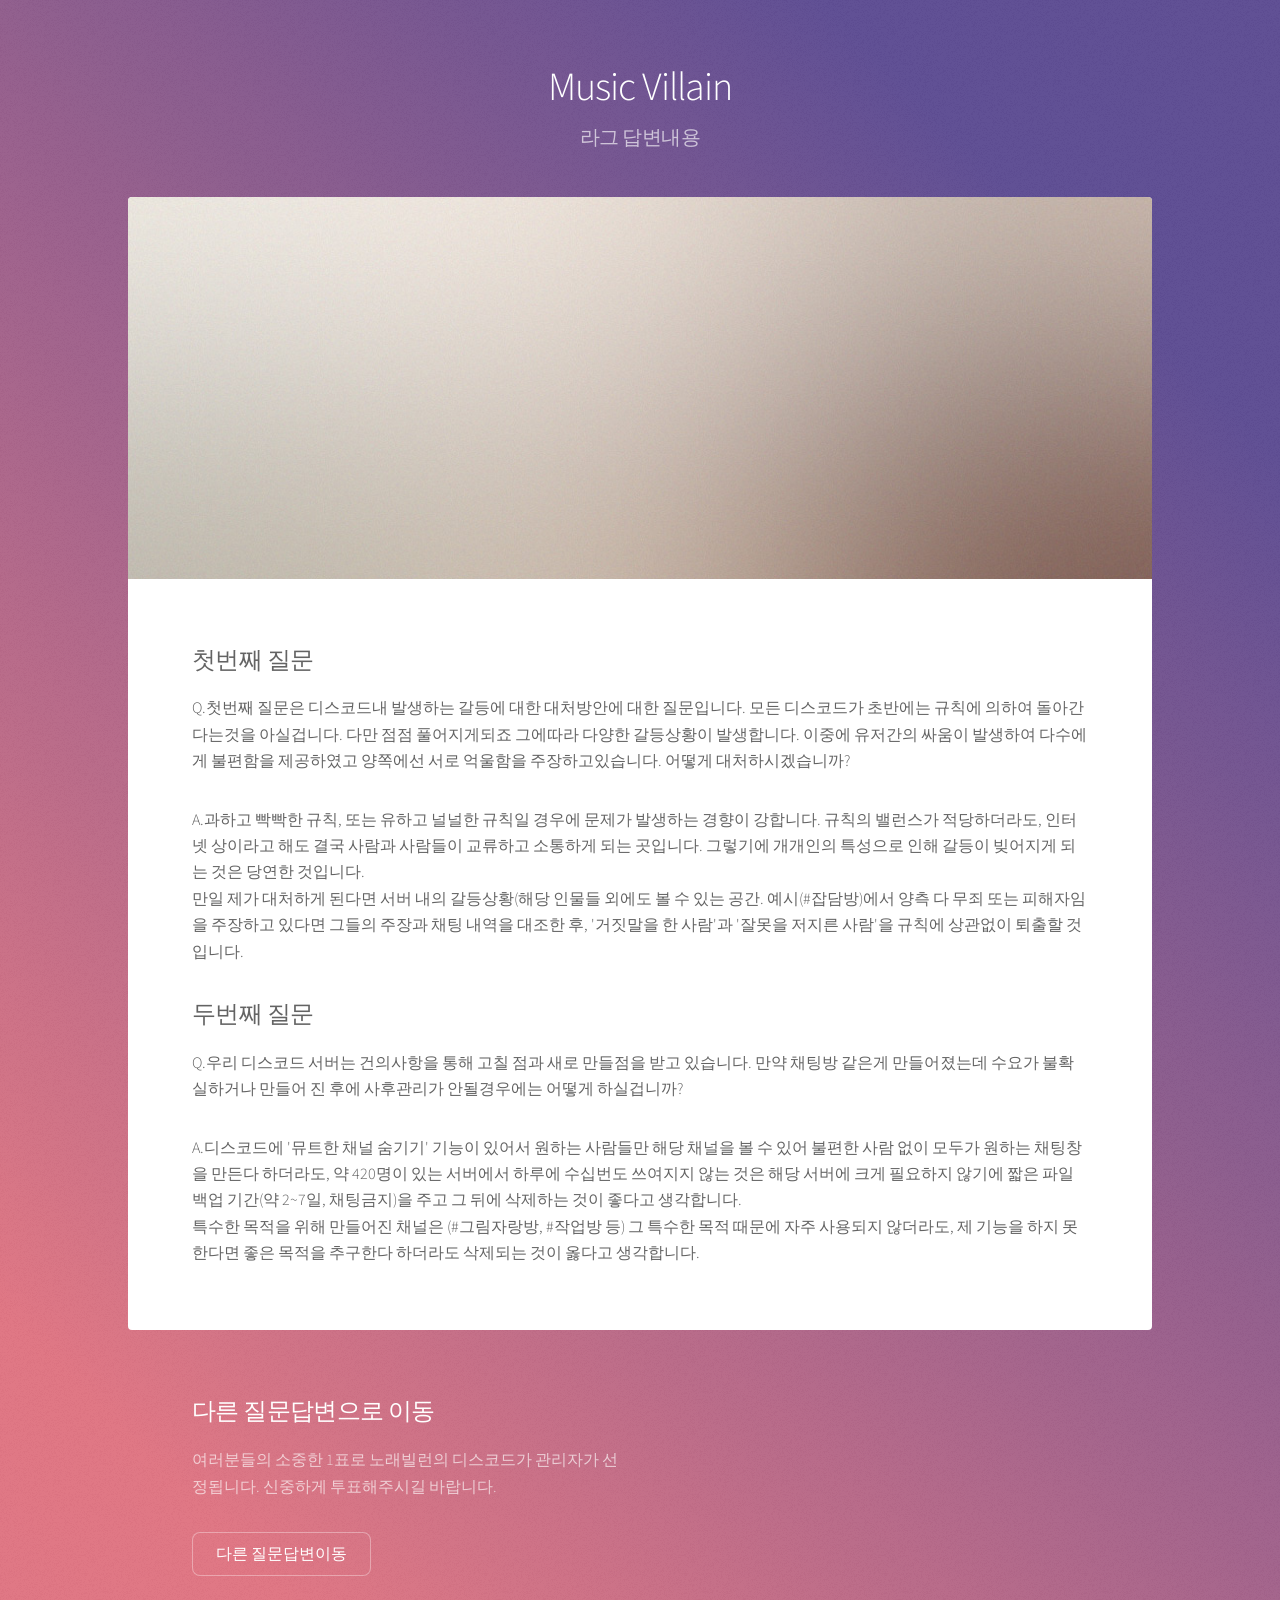
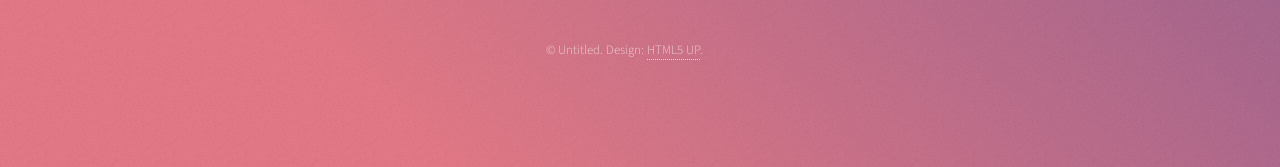
<file: secondpage/라그.html>
<!DOCTYPE HTML>
<!--
	Stellar by HTML5 UP
	html5up.net | @ajlkn
	Free for personal and commercial use under the CCA 3.0 license (html5up.net/license)
-->
<html>
	<head>
		<title>라그 답변내용</title>
		<meta charset="utf-8" />
		<meta name="viewport" content="width=device-width, initial-scale=1, user-scalable=no" />
		<link rel="stylesheet" href="assets/css/main.css" />
		<noscript><link rel="stylesheet" href="assets/css/noscript.css" /></noscript>
	</head>
	<body class="is-preload">

		<!-- Wrapper -->
			<div id="wrapper">

				<!-- Header -->
					<header id="header">
						<h1>Music Villain</h1>
						<p>라그 답변내용</p>
					</header>

				<!-- Main -->
					<div id="main">

						<!-- Content -->
							<section id="content" class="main">
								<span class="image main"><img src="images/pic04.jpg" alt="" /></span>
								<h2>첫번째 질문</h2>
								<p>Q.첫번째 질문은 디스코드내 발생하는 갈등에 대한 대처방안에 대한 질문입니다.
모든 디스코드가 초반에는 규칙에 의하여 돌아간다는것을 아실겁니다. 다만 점점 풀어지게되죠 그에따라 다양한 갈등상황이 발생합니다. 이중에 유저간의 싸움이 발생하여 다수에게 불편함을 제공하였고 양쪽에선 서로 억울함을 주장하고있습니다. 어떻게 대처하시겠습니까?</p>
								<p>A.과하고 빡빡한 규칙, 또는 유하고 널널한 규칙일 경우에 문제가 발생하는 경향이 강합니다.  규칙의 밸런스가 적당하더라도, 인터넷 상이라고 해도 결국 사람과 사람들이 교류하고 소통하게 되는 곳입니다. 그렇기에 개개인의 특성으로 인해 갈등이 빚어지게 되는 것은 당연한 것입니다.<br/>만일 제가 대처하게 된다면 서버 내의 갈등상황(해당 인물들 외에도 볼 수 있는 공간. 예시(#잡담방)에서 양측 다 무죄 또는 피해자임을 주장하고 있다면 그들의 주장과 채팅 내역을 대조한 후, '거짓말을 한 사람'과 '잘못을 저지른 사람'을 규칙에 상관없이 퇴출할 것입니다.

								</p>
								<h2>두번째 질문</h2>
								<p>Q.우리 디스코드 서버는 건의사항을 통해 고칠 점과 새로 만들점을 받고 있습니다. 만약 채팅방 같은게 만들어졌는데 수요가 불확실하거나 만들어 진 후에 사후관리가 안될경우에는 어떻게 하실겁니까?</p>
								<p>A.디스코드에 '뮤트한 채널 숨기기' 기능이 있어서 원하는 사람들만 해당 채널을 볼 수 있어 불편한 사람 없이 모두가 원하는 채팅창을 만든다 하더라도, 약 420명이 있는 서버에서 하루에 수십번도 쓰여지지 않는 것은 해당 서버에 크게 필요하지 않기에 짧은 파일 백업 기간(약 2~7일, 채팅금지)을 주고 그 뒤에 삭제하는 것이 좋다고 생각합니다.<br/>특수한 목적을 위해 만들어진 채널은 (#그림자랑방, #작업방 등) 그 특수한 목적 때문에 자주 사용되지 않더라도, 제 기능을 하지 못한다면 좋은 목적을 추구한다 하더라도 삭제되는 것이 옳다고 생각합니다. 
								</p>
							</section>

					</div>

				<!-- Footer -->
					<footer id="footer">
						<section>
							<h2>다른 질문답변으로 이동</h2>
							<p>여러분들의 소중한 1표로 노래빌런의 디스코드가 관리자가 선정됩니다. 신중하게 투표해주시길 바랍니다.</p>
							<ul class="actions">
								<li> <a href="여우선생.html" class="button" title="다음">다른 질문답변이동</a></li>
								
							</ul>
						</section>
						<p class="copyright">&copy; Untitled. Design: <a href="https://html5up.net">HTML5 UP</a>.</p>
					</footer>

			</div>

		<!-- Scripts -->
			<script src="assets/js/jquery.min.js"></script>
			<script src="assets/js/jquery.scrollex.min.js"></script>
			<script src="assets/js/jquery.scrolly.min.js"></script>
			<script src="assets/js/browser.min.js"></script>
			<script src="assets/js/breakpoints.min.js"></script>
			<script src="assets/js/util.js"></script>
			<script src="assets/js/main.js"></script>

	</body>
</html>
</file>
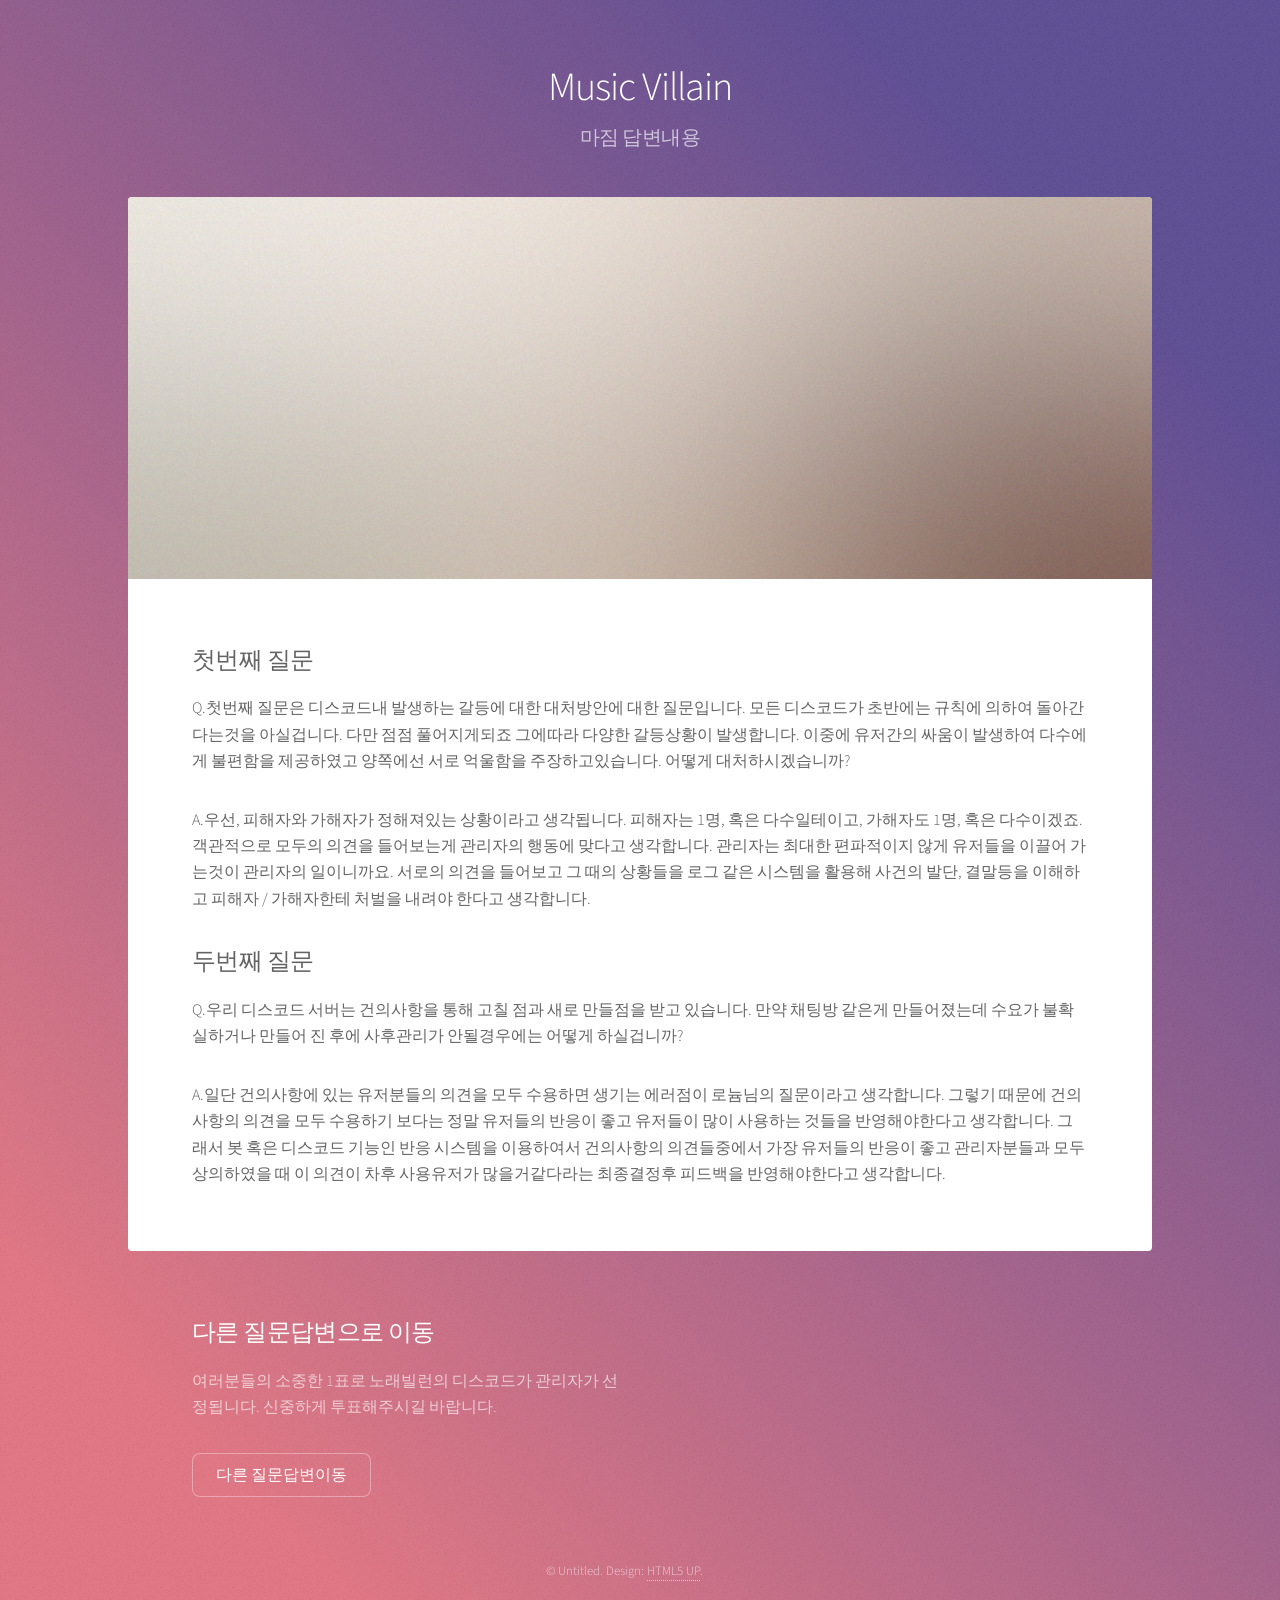
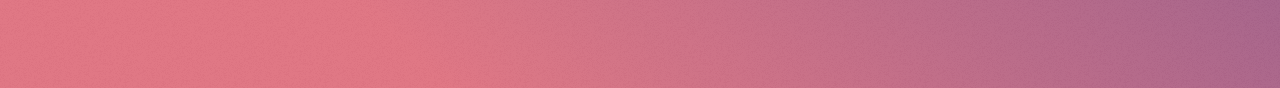
<file: secondpage/마짐.html>
<!DOCTYPE HTML>
<!--
	Stellar by HTML5 UP
	html5up.net | @ajlkn
	Free for personal and commercial use under the CCA 3.0 license (html5up.net/license)
-->
<html>
	<head>
		<title>마짐 답변내용</title>
		<meta charset="utf-8" />
		<meta name="viewport" content="width=device-width, initial-scale=1, user-scalable=no" />
		<link rel="stylesheet" href="assets/css/main.css" />
		<noscript><link rel="stylesheet" href="assets/css/noscript.css" /></noscript>
	</head>
	<body class="is-preload">

		<!-- Wrapper -->
			<div id="wrapper">

				<!-- Header -->
					<header id="header">
						<h1>Music Villain</h1>
						<p>마짐 답변내용</p>
					</header>

				<!-- Main -->
					<div id="main">

						<!-- Content -->
							<section id="content" class="main">
								<span class="image main"><img src="images/pic04.jpg" alt="" /></span>
								<h2>첫번째 질문</h2>
								<p>Q.첫번째 질문은 디스코드내 발생하는 갈등에 대한 대처방안에 대한 질문입니다.
모든 디스코드가 초반에는 규칙에 의하여 돌아간다는것을 아실겁니다. 다만 점점 풀어지게되죠 그에따라 다양한 갈등상황이 발생합니다. 이중에 유저간의 싸움이 발생하여 다수에게 불편함을 제공하였고 양쪽에선 서로 억울함을 주장하고있습니다. 어떻게 대처하시겠습니까?</p>
								<p>A.우선, 피해자와 가해자가 정해져있는 상황이라고 생각됩니다. 피해자는 1명, 혹은 다수일테이고, 가해자도 1명, 혹은 다수이겠죠. 객관적으로 모두의 의견을 들어보는게 관리자의 행동에 맞다고 생각합니다. 관리자는 최대한 편파적이지 않게 유저들을 이끌어 가는것이 관리자의 일이니까요. 서로의 의견을 들어보고 그 때의 상황들을 로그 같은 시스템을 활용해 사건의 발단, 결말등을 이해하고 피해자 / 가해자한테 처벌을 내려야 한다고 생각합니다.
								</p>
								<h2>두번째 질문</h2>
								<p>Q.우리 디스코드 서버는 건의사항을 통해 고칠 점과 새로 만들점을 받고 있습니다. 만약 채팅방 같은게 만들어졌는데 수요가 불확실하거나 만들어 진 후에 사후관리가 안될경우에는 어떻게 하실겁니까?</p>
								<p>A.일단 건의사항에 있는 유저분들의 의견을 모두 수용하면 생기는 에러점이 로늄님의 질문이라고 생각합니다. 그렇기 때문에 건의사항의 의견을 모두 수용하기 보다는 정말 유저들의 반응이 좋고 유저들이 많이 사용하는 것들을 반영해야한다고 생각합니다. 그래서 봇 혹은 디스코드 기능인 반응 시스템을 이용하여서 건의사항의 의견들중에서 가장 유저들의 반응이 좋고 관리자분들과 모두 상의하였을 때 이 의견이 차후 사용유저가 많을거같다라는 최종결정후 피드백을 반영해야한다고 생각합니다.</p>
							</section>

					</div>

				<!-- Footer -->
					<footer id="footer">
						<section>
							<h2>다른 질문답변으로 이동</h2>
							<p>여러분들의 소중한 1표로 노래빌런의 디스코드가 관리자가 선정됩니다. 신중하게 투표해주시길 바랍니다.</p>
							<ul class="actions">
								<li> <a href="조선호.html" class="button" title="다음">다른 질문답변이동</a></li>
								
							</ul>
						</section>
						<p class="copyright">&copy; Untitled. Design: <a href="https://html5up.net">HTML5 UP</a>.</p>
					</footer>

			</div>

		<!-- Scripts -->
			<script src="assets/js/jquery.min.js"></script>
			<script src="assets/js/jquery.scrollex.min.js"></script>
			<script src="assets/js/jquery.scrolly.min.js"></script>
			<script src="assets/js/browser.min.js"></script>
			<script src="assets/js/breakpoints.min.js"></script>
			<script src="assets/js/util.js"></script>
			<script src="assets/js/main.js"></script>

	</body>
</html>
</file>
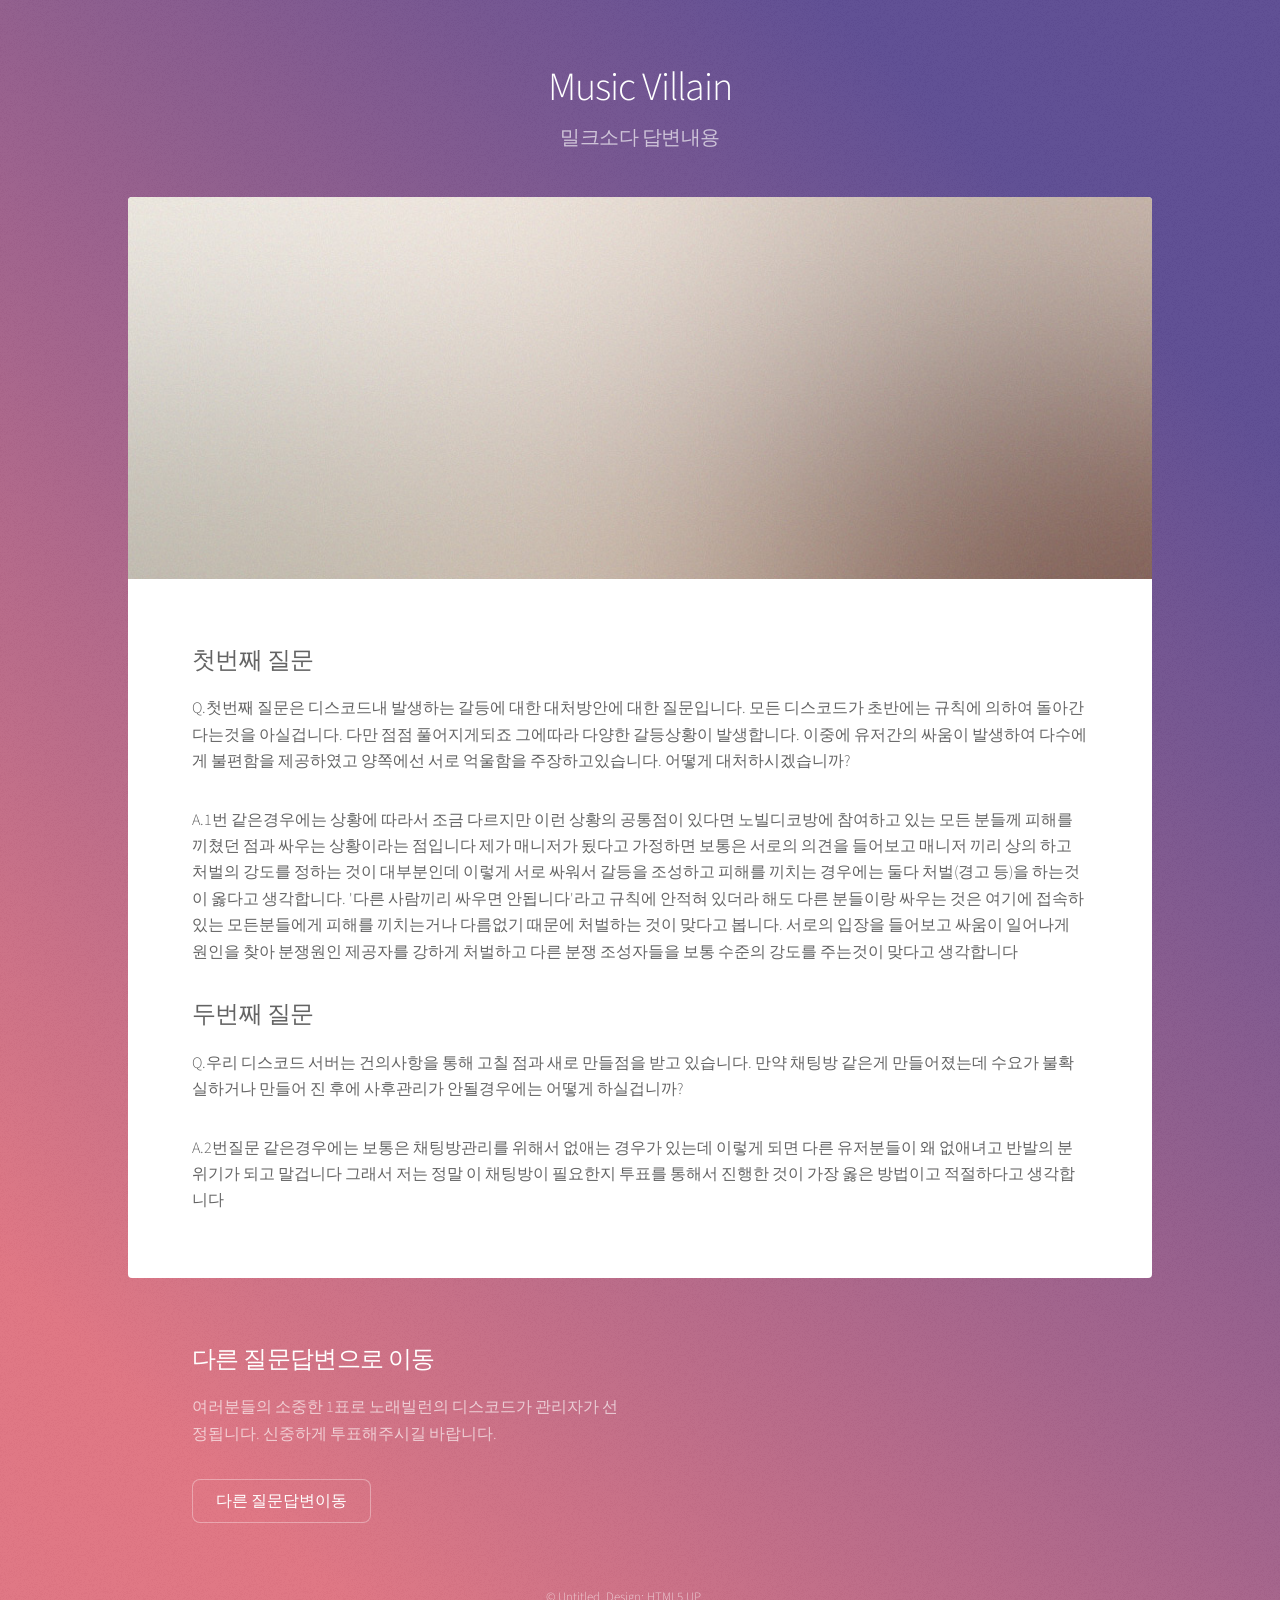
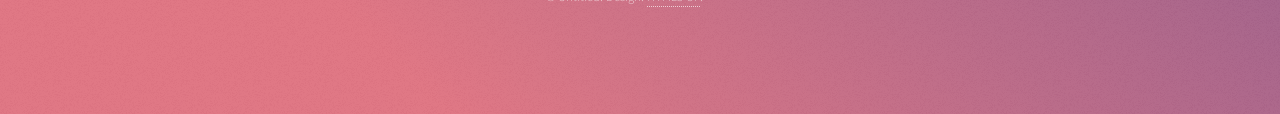
<file: secondpage/밀크소다.html>
<!DOCTYPE HTML>
<!--
	Stellar by HTML5 UP
	html5up.net | @ajlkn
	Free for personal and commercial use under the CCA 3.0 license (html5up.net/license)
-->
<html>
	<head>
		<title>밀크소다 답변내용</title>
		<meta charset="utf-8" />
		<meta name="viewport" content="width=device-width, initial-scale=1, user-scalable=no" />
		<link rel="stylesheet" href="assets/css/main.css" />
		<noscript><link rel="stylesheet" href="assets/css/noscript.css" /></noscript>
	</head>
	<body class="is-preload">

		<!-- Wrapper -->
			<div id="wrapper">

				<!-- Header -->
					<header id="header">
						<h1>Music Villain</h1>
						<p>밀크소다 답변내용</p>
					</header>

				<!-- Main -->
					<div id="main">

						<!-- Content -->
							<section id="content" class="main">
								<span class="image main"><img src="images/pic04.jpg" alt="" /></span>
								<h2>첫번째 질문</h2>
								<p>Q.첫번째 질문은 디스코드내 발생하는 갈등에 대한 대처방안에 대한 질문입니다.
모든 디스코드가 초반에는 규칙에 의하여 돌아간다는것을 아실겁니다. 다만 점점 풀어지게되죠 그에따라 다양한 갈등상황이 발생합니다. 이중에 유저간의 싸움이 발생하여 다수에게 불편함을 제공하였고 양쪽에선 서로 억울함을 주장하고있습니다. 어떻게 대처하시겠습니까?</p>
								<p>A.1번 같은경우에는 상황에 따라서 조금 다르지만 이런 상황의 공통점이 있다면 노빌디코방에 참여하고 있는 모든 분들께 피해를 끼쳤던 점과 싸우는 상황이라는 점입니다 제가 매니저가 됬다고 가정하면 보통은 서로의 의견을 들어보고 매니저 끼리 상의 하고 처벌의 강도를 정하는 것이 대부분인데 이렇게 서로 싸워서 갈등을 조성하고 피해를 끼치는 경우에는 둘다 처벌(경고 등)을 하는것이 옳다고 생각합니다. '다른 사람끼리 싸우면 안됩니다'라고 규칙에 안적혀 있더라 해도 다른 분들이랑 싸우는 것은 여기에 접속하 있는 모든분들에게 피해를 끼치는거나 다름없기 때문에 처벌하는 것이 맞다고 봅니다. 서로의 입장을 들어보고 싸움이 일어나게 원인을 찾아 분쟁원인 제공자를  강하게 처벌하고 다른 분쟁 조성자들을 보통 수준의 강도를 주는것이 맞다고 생각합니다
								</p>
								<h2>두번째 질문</h2>
								<p>Q.우리 디스코드 서버는 건의사항을 통해 고칠 점과 새로 만들점을 받고 있습니다. 만약 채팅방 같은게 만들어졌는데 수요가 불확실하거나 만들어 진 후에 사후관리가 안될경우에는 어떻게 하실겁니까?</p>
								<p>A.2번질문 같은경우에는 보통은 채팅방관리를 위해서 없애는 경우가 있는데 이렇게 되면 다른 유저분들이 왜 없애녀고 반발의 분위기가 되고 말겁니다 그래서 저는 정말 이 채팅방이 필요한지 투표를 통해서 진행한 것이 가장 옳은 방법이고 적절하다고 생각합니다
								</p>
							</section>

					</div>

				<!-- Footer -->
					<footer id="footer">
						<section>
							<h2>다른 질문답변으로 이동</h2>
							<p>여러분들의 소중한 1표로 노래빌런의 디스코드가 관리자가 선정됩니다. 신중하게 투표해주시길 바랍니다.</p>
							<ul class="actions">
								<li> <a href="지나가던트수1.html" class="button" title="다음">다른 질문답변이동</a></li>
								
							</ul>
						</section>
						<p class="copyright">&copy; Untitled. Design: <a href="https://html5up.net">HTML5 UP</a>.</p>
					</footer>

			</div>

		<!-- Scripts -->
			<script src="assets/js/jquery.min.js"></script>
			<script src="assets/js/jquery.scrollex.min.js"></script>
			<script src="assets/js/jquery.scrolly.min.js"></script>
			<script src="assets/js/browser.min.js"></script>
			<script src="assets/js/breakpoints.min.js"></script>
			<script src="assets/js/util.js"></script>
			<script src="assets/js/main.js"></script>

	</body>
</html>
</file>
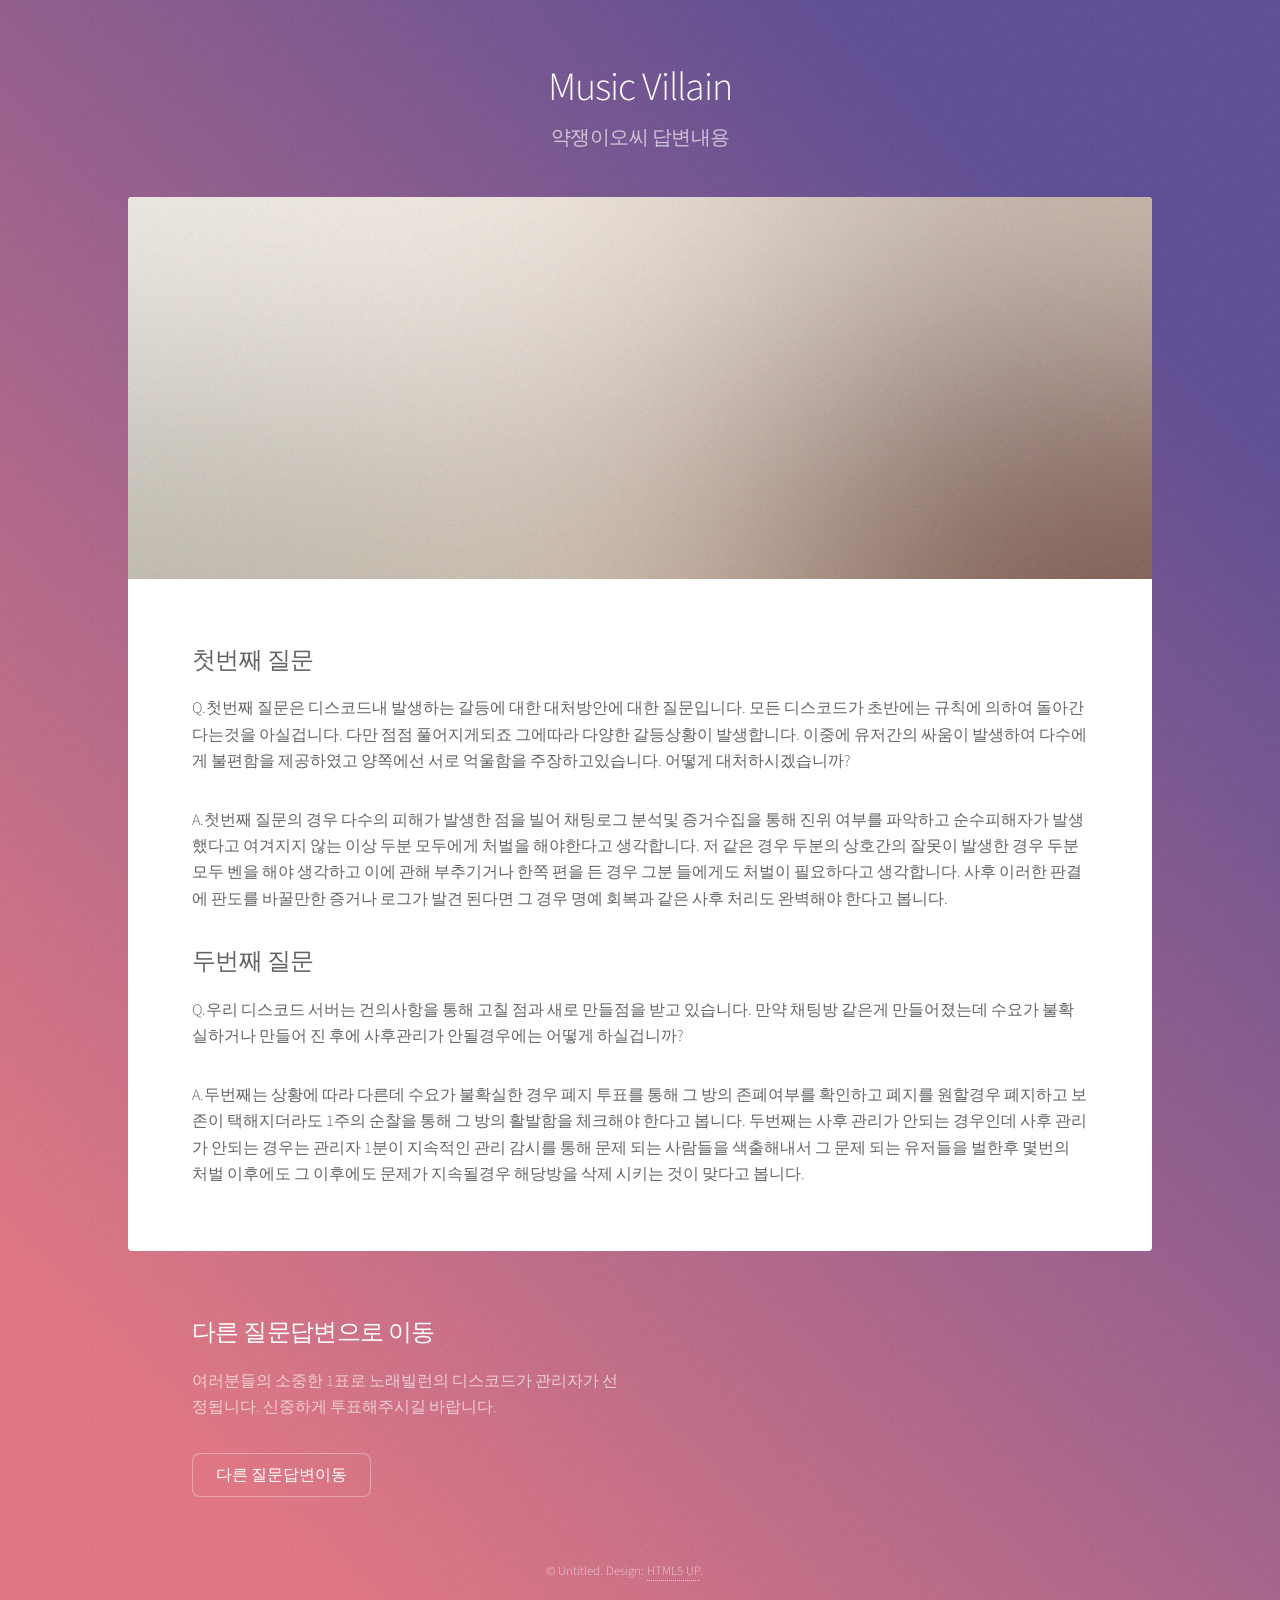
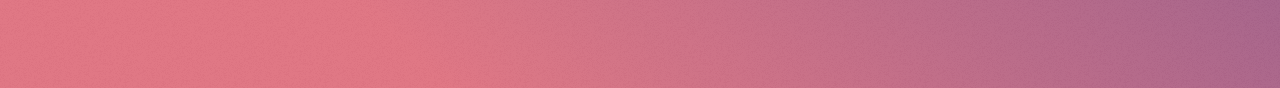
<file: secondpage/약쟁이오씨.html>
<!DOCTYPE HTML>
<!--
	Stellar by HTML5 UP
	html5up.net | @ajlkn
	Free for personal and commercial use under the CCA 3.0 license (html5up.net/license)
-->
<html>
	<head>
		<title>약쟁이오씨 답변내용</title>
		<meta charset="utf-8" />
		<meta name="viewport" content="width=device-width, initial-scale=1, user-scalable=no" />
		<link rel="stylesheet" href="assets/css/main.css" />
		<noscript><link rel="stylesheet" href="assets/css/noscript.css" /></noscript>
	</head>
	<body class="is-preload">

		<!-- Wrapper -->
			<div id="wrapper">

				<!-- Header -->
					<header id="header">
						<h1>Music Villain</h1>
						<p>약쟁이오씨 답변내용</p>
					</header>

				<!-- Main -->
					<div id="main">

						<!-- Content -->
							<section id="content" class="main">
								<span class="image main"><img src="images/pic04.jpg" alt="" /></span>
								<h2>첫번째 질문</h2>
								<p>Q.첫번째 질문은 디스코드내 발생하는 갈등에 대한 대처방안에 대한 질문입니다.
모든 디스코드가 초반에는 규칙에 의하여 돌아간다는것을 아실겁니다. 다만 점점 풀어지게되죠 그에따라 다양한 갈등상황이 발생합니다. 이중에 유저간의 싸움이 발생하여 다수에게 불편함을 제공하였고 양쪽에선 서로 억울함을 주장하고있습니다. 어떻게 대처하시겠습니까?</p>
								<p>A.첫번째 질문의 경우 다수의 피해가 발생한 점을 빌어 채팅로그 분석및 증거수집을 통해 진위 여부를 파악하고 순수피해자가 발생했다고 여겨지지 않는 이상 두분 모두에게 처벌을 해야한다고 생각합니다. 저 같은 경우 두분의 상호간의 잘못이 발생한 경우 두분 모두 벤을 해야 생각하고 이에 관해 부추기거나 한쪽 편을 든 경우 그분 들에게도 처벌이 필요하다고 생각합니다. 사후 이러한 판결에 판도를 바꿀만한 증거나 로그가 발견 된다면  그 경우 명예 회복과 같은 사후 처리도 완벽해야 한다고 봅니다. 
								</p>
								<h2>두번째 질문</h2>
								<p>Q.우리 디스코드 서버는 건의사항을 통해 고칠 점과 새로 만들점을 받고 있습니다. 만약 채팅방 같은게 만들어졌는데 수요가 불확실하거나 만들어 진 후에 사후관리가 안될경우에는 어떻게 하실겁니까?</p>
								<p>A.두번째는 상황에 따라 다른데 수요가 불확실한 경우 폐지 투표를 통해 그 방의 존폐여부를 확인하고 폐지를 원할경우 폐지하고 보존이 택해지더라도 1주의 순찰을 통해 그 방의 활발함을 체크해야 한다고 봅니다. 두번째는 사후 관리가 안되는 경우인데 사후 관리가 안되는 경우는  관리자 1분이 지속적인 관리 감시를 통해 문제 되는 사람들을 색출해내서 그 문제 되는 유저들을 벌한후 몇번의 처벌 이후에도 그 이후에도 문제가 지속될경우 해당방을 삭제 시키는 것이 맞다고 봅니다.
								</p>
							</section>

					</div>

				<!-- Footer -->
					<footer id="footer">
						<section>
							<h2>다른 질문답변으로 이동</h2>
							<p>여러분들의 소중한 1표로 노래빌런의 디스코드가 관리자가 선정됩니다. 신중하게 투표해주시길 바랍니다.</p>
							<ul class="actions">
								<li> <a href="밀크소다.html" class="button" title="다음">다른 질문답변이동</a></li>
								
							</ul>
						</section>
						<p class="copyright">&copy; Untitled. Design: <a href="https://html5up.net">HTML5 UP</a>.</p>
					</footer>

			</div>

		<!-- Scripts -->
			<script src="assets/js/jquery.min.js"></script>
			<script src="assets/js/jquery.scrollex.min.js"></script>
			<script src="assets/js/jquery.scrolly.min.js"></script>
			<script src="assets/js/browser.min.js"></script>
			<script src="assets/js/breakpoints.min.js"></script>
			<script src="assets/js/util.js"></script>
			<script src="assets/js/main.js"></script>

	</body>
</html>
</file>
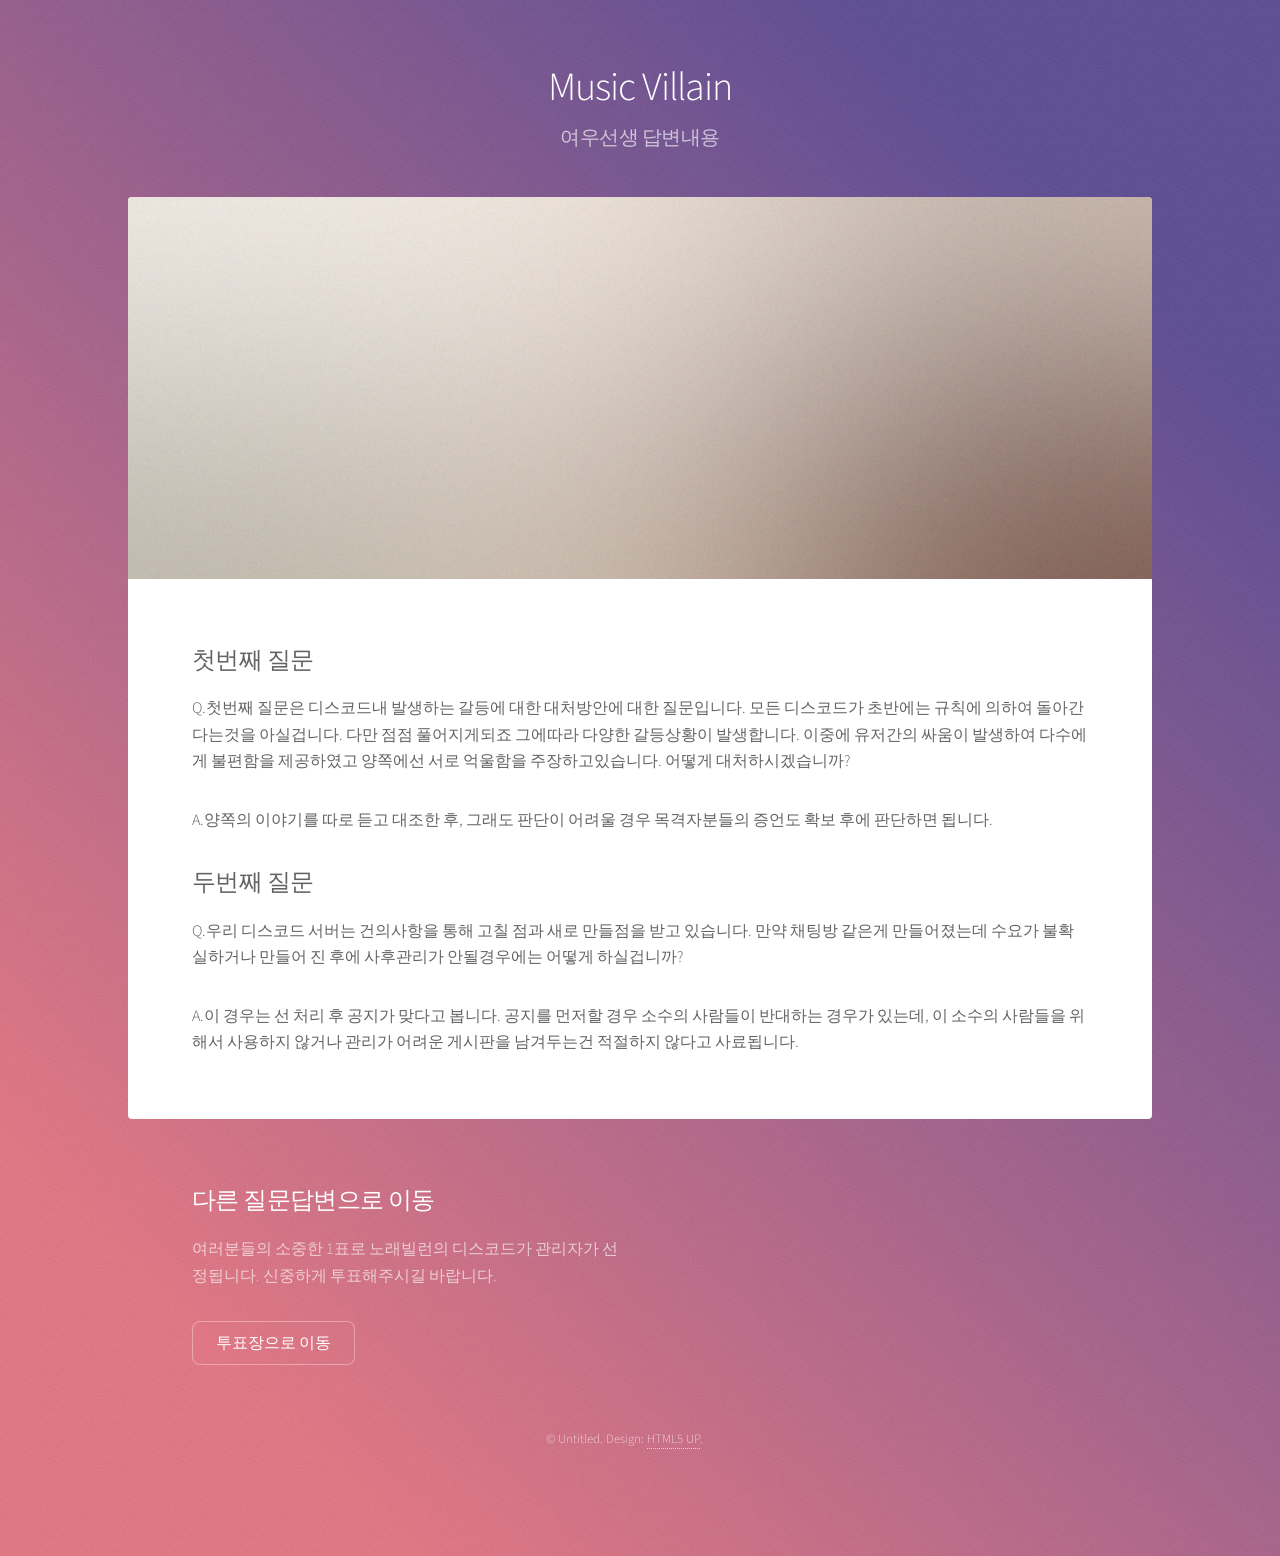
<file: secondpage/여우선생.html>
<!DOCTYPE HTML>
<!--
	Stellar by HTML5 UP
	html5up.net | @ajlkn
	Free for personal and commercial use under the CCA 3.0 license (html5up.net/license)
-->
<html>
	<head>
		<title>여유선생 답변내용</title>
		<meta charset="utf-8" />
		<meta name="viewport" content="width=device-width, initial-scale=1, user-scalable=no" />
		<link rel="stylesheet" href="assets/css/main.css" />
		<noscript><link rel="stylesheet" href="assets/css/noscript.css" /></noscript>
	</head>
	<body class="is-preload">

		<!-- Wrapper -->
			<div id="wrapper">

				<!-- Header -->
					<header id="header">
						<h1>Music Villain</h1>
						<p>여우선생 답변내용</p>
					</header>

				<!-- Main -->
					<div id="main">

						<!-- Content -->
							<section id="content" class="main">
								<span class="image main"><img src="images/pic04.jpg" alt="" /></span>
								<h2>첫번째 질문</h2>
								<p>Q.첫번째 질문은 디스코드내 발생하는 갈등에 대한 대처방안에 대한 질문입니다.
모든 디스코드가 초반에는 규칙에 의하여 돌아간다는것을 아실겁니다. 다만 점점 풀어지게되죠 그에따라 다양한 갈등상황이 발생합니다. 이중에 유저간의 싸움이 발생하여 다수에게 불편함을 제공하였고 양쪽에선 서로 억울함을 주장하고있습니다. 어떻게 대처하시겠습니까?</p>
								<p>A.양쪽의 이야기를 따로 듣고 대조한 후, 그래도 판단이 어려울 경우 목격자분들의 증언도 확보 후에 판단하면 됩니다.
								</p>
								<h2>두번째 질문</h2>
								<p>Q.우리 디스코드 서버는 건의사항을 통해 고칠 점과 새로 만들점을 받고 있습니다. 만약 채팅방 같은게 만들어졌는데 수요가 불확실하거나 만들어 진 후에 사후관리가 안될경우에는 어떻게 하실겁니까?</p>
								<p>A.이 경우는 선 처리 후 공지가 맞다고 봅니다. 공지를 먼저할 경우 소수의 사람들이 반대하는 경우가 있는데, 이 소수의 사람들을 위해서 사용하지 않거나 관리가 어려운 게시판을 남겨두는건 적절하지 않다고 사료됩니다.</p>
							</section>

					</div>

				<!-- Footer -->
					<footer id="footer">
						<section>
							<h2>다른 질문답변으로 이동</h2>
							<p>여러분들의 소중한 1표로 노래빌런의 디스코드가 관리자가 선정됩니다. 신중하게 투표해주시길 바랍니다.</p>
							<ul class="actions">
								<li> <a href="http://votelink.kro.kr" class="button" title="다음">투표장으로 이동</a></li>
								
							</ul>
						</section>
						<p class="copyright">&copy; Untitled. Design: <a href="https://html5up.net">HTML5 UP</a>.</p>
					</footer>

			</div>

		<!-- Scripts -->
			<script src="assets/js/jquery.min.js"></script>
			<script src="assets/js/jquery.scrollex.min.js"></script>
			<script src="assets/js/jquery.scrolly.min.js"></script>
			<script src="assets/js/browser.min.js"></script>
			<script src="assets/js/breakpoints.min.js"></script>
			<script src="assets/js/util.js"></script>
			<script src="assets/js/main.js"></script>

	</body>
</html>
</file>
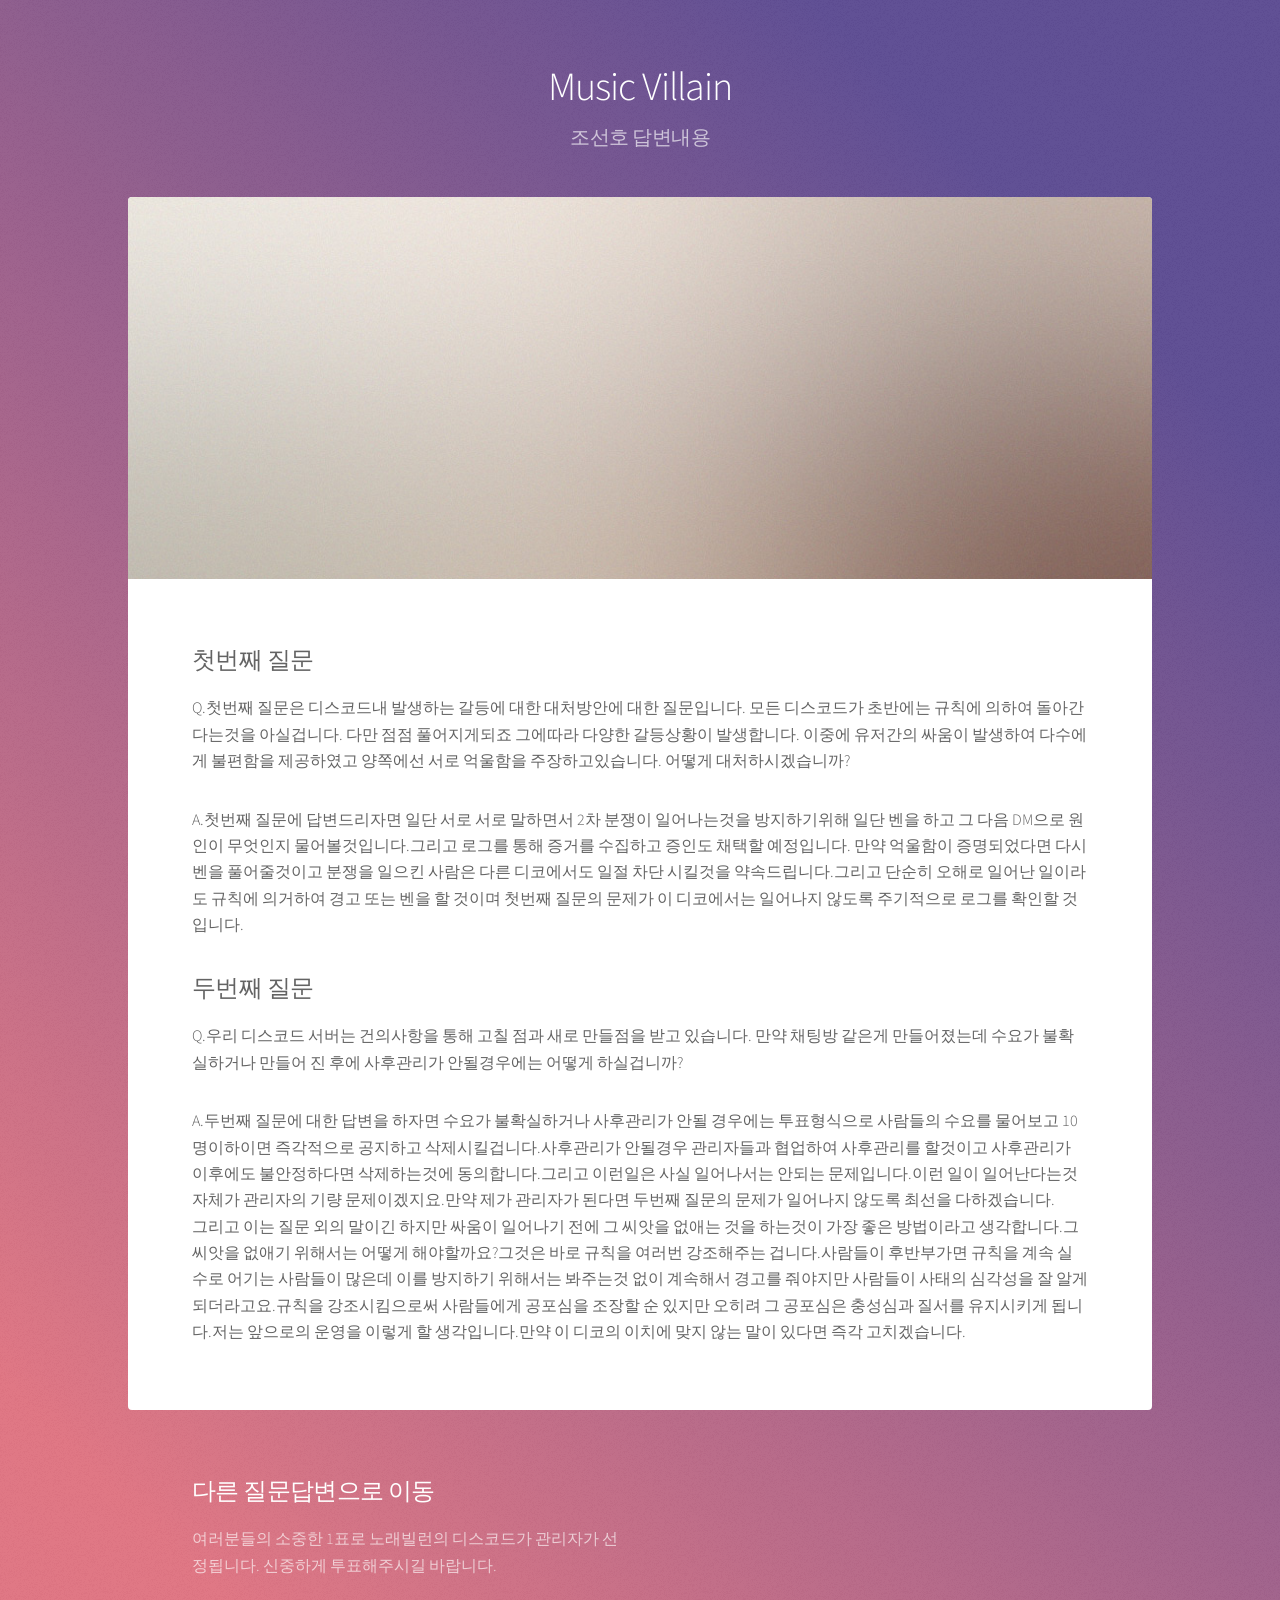
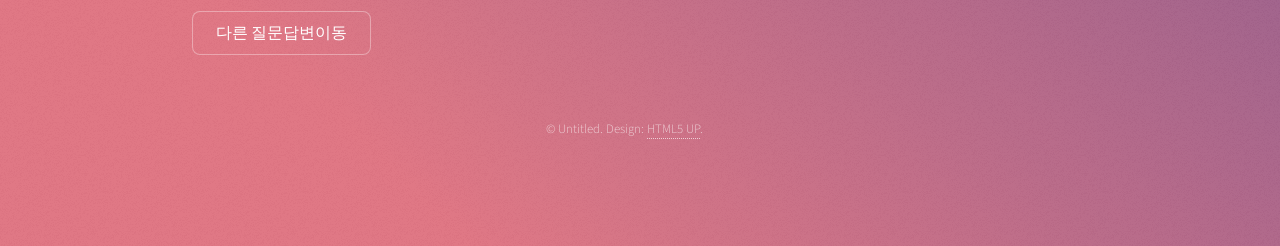
<file: secondpage/조선호.html>
<!DOCTYPE HTML>
<!--
	Stellar by HTML5 UP
	html5up.net | @ajlkn
	Free for personal and commercial use under the CCA 3.0 license (html5up.net/license)
-->
<html>
	<head>
		<title>조선호 답변내용</title>
		<meta charset="utf-8" />
		<meta name="viewport" content="width=device-width, initial-scale=1, user-scalable=no" />
		<link rel="stylesheet" href="assets/css/main.css" />
		<noscript><link rel="stylesheet" href="assets/css/noscript.css" /></noscript>
	</head>
	<body class="is-preload">

		<!-- Wrapper -->
			<div id="wrapper">

				<!-- Header -->
					<header id="header">
						<h1>Music Villain</h1>
						<p>조선호 답변내용</p>
					</header>

				<!-- Main -->
					<div id="main">

						<!-- Content -->
							<section id="content" class="main">
								<span class="image main"><img src="images/pic04.jpg" alt="" /></span>
								<h2>첫번째 질문</h2>
								<p>Q.첫번째 질문은 디스코드내 발생하는 갈등에 대한 대처방안에 대한 질문입니다.
모든 디스코드가 초반에는 규칙에 의하여 돌아간다는것을 아실겁니다. 다만 점점 풀어지게되죠 그에따라 다양한 갈등상황이 발생합니다. 이중에 유저간의 싸움이 발생하여 다수에게 불편함을 제공하였고 양쪽에선 서로 억울함을 주장하고있습니다. 어떻게 대처하시겠습니까?</p>
								<p>A.첫번째 질문에 답변드리자면 일단 서로 서로 말하면서 2차 분쟁이 일어나는것을 방지하기위해 일단 벤을 하고 그 다음 DM으로  원인이 무엇인지 물어볼것입니다.그리고 로그를 통해 증거를 수집하고 증인도 채택할 예정입니다. 만약 억울함이 증명되었다면 다시 벤을 풀어줄것이고 분쟁을 일으킨 사람은 다른 디코에서도 일절 차단 시킬것을 약속드립니다.그리고 단순히 오해로 일어난 일이라도 규칙에 의거하여 경고 또는 벤을 할 것이며 첫번째 질문의 문제가 이 디코에서는 일어나지 않도록 주기적으로 로그를 확인할 것입니다.
								</p>
								<h2>두번째 질문</h2>
								<p>Q.우리 디스코드 서버는 건의사항을 통해 고칠 점과 새로 만들점을 받고 있습니다. 만약 채팅방 같은게 만들어졌는데 수요가 불확실하거나 만들어 진 후에 사후관리가 안될경우에는 어떻게 하실겁니까?</p>
								<p>A.두번째 질문에 대한 답변을 하자면 수요가 불확실하거나 사후관리가 안될 경우에는 투표형식으로 사람들의 수요를 물어보고 10명이하이면 즉각적으로 공지하고 삭제시킬겁니다.사후관리가 안될경우 관리자들과 협업하여 사후관리를 할것이고 사후관리가 이후에도 불안정하다면 삭제하는것에 동의합니다.그리고 이런일은 사실 일어나서는 안되는 문제입니다.이런 일이 일어난다는것 자체가 관리자의 기량 문제이겠지요.만약 제가 관리자가 된다면 두번째 질문의 문제가 일어나지 않도록 최선을 다하겠습니다.<br/>그리고 이는 질문 외의 말이긴 하지만 싸움이 일어나기 전에 그 씨앗을 없애는 것을 하는것이 가장 좋은 방법이라고 생각합니다.그 씨앗을 없애기 위해서는 어떻게 해야할까요?그것은 바로 규칙을 여러번 강조해주는 겁니다.사람들이 후반부가면 규칙을 계속 실수로 어기는 사람들이 많은데 이를 방지하기 위해서는 봐주는것 없이 계속해서 경고를 줘야지만 사람들이 사태의 심각성을 잘 알게 되더라고요.규칙을 강조시킴으로써 사람들에게 공포심을 조장할 순 있지만 오히려 그 공포심은 충성심과 질서를 유지시키게 됩니다.저는 앞으로의 운영을 이렇게 할 생각입니다.만약 이 디코의 이치에 맞지 않는 말이 있다면 즉각 고치겠습니다.
								</p>
							</section>

					</div>

				<!-- Footer -->
					<footer id="footer">
						<section>
							<h2>다른 질문답변으로 이동</h2>
							<p>여러분들의 소중한 1표로 노래빌런의 디스코드가 관리자가 선정됩니다. 신중하게 투표해주시길 바랍니다.</p>
							<ul class="actions">
								<li> <a href="약쟁이오씨.html" class="button" title="다음">다른 질문답변이동</a></li>
								
							</ul>
						</section>
						<p class="copyright">&copy; Untitled. Design: <a href="https://html5up.net">HTML5 UP</a>.</p>
					</footer>

			</div>

		<!-- Scripts -->
			<script src="assets/js/jquery.min.js"></script>
			<script src="assets/js/jquery.scrollex.min.js"></script>
			<script src="assets/js/jquery.scrolly.min.js"></script>
			<script src="assets/js/browser.min.js"></script>
			<script src="assets/js/breakpoints.min.js"></script>
			<script src="assets/js/util.js"></script>
			<script src="assets/js/main.js"></script>

	</body>
</html>
</file>
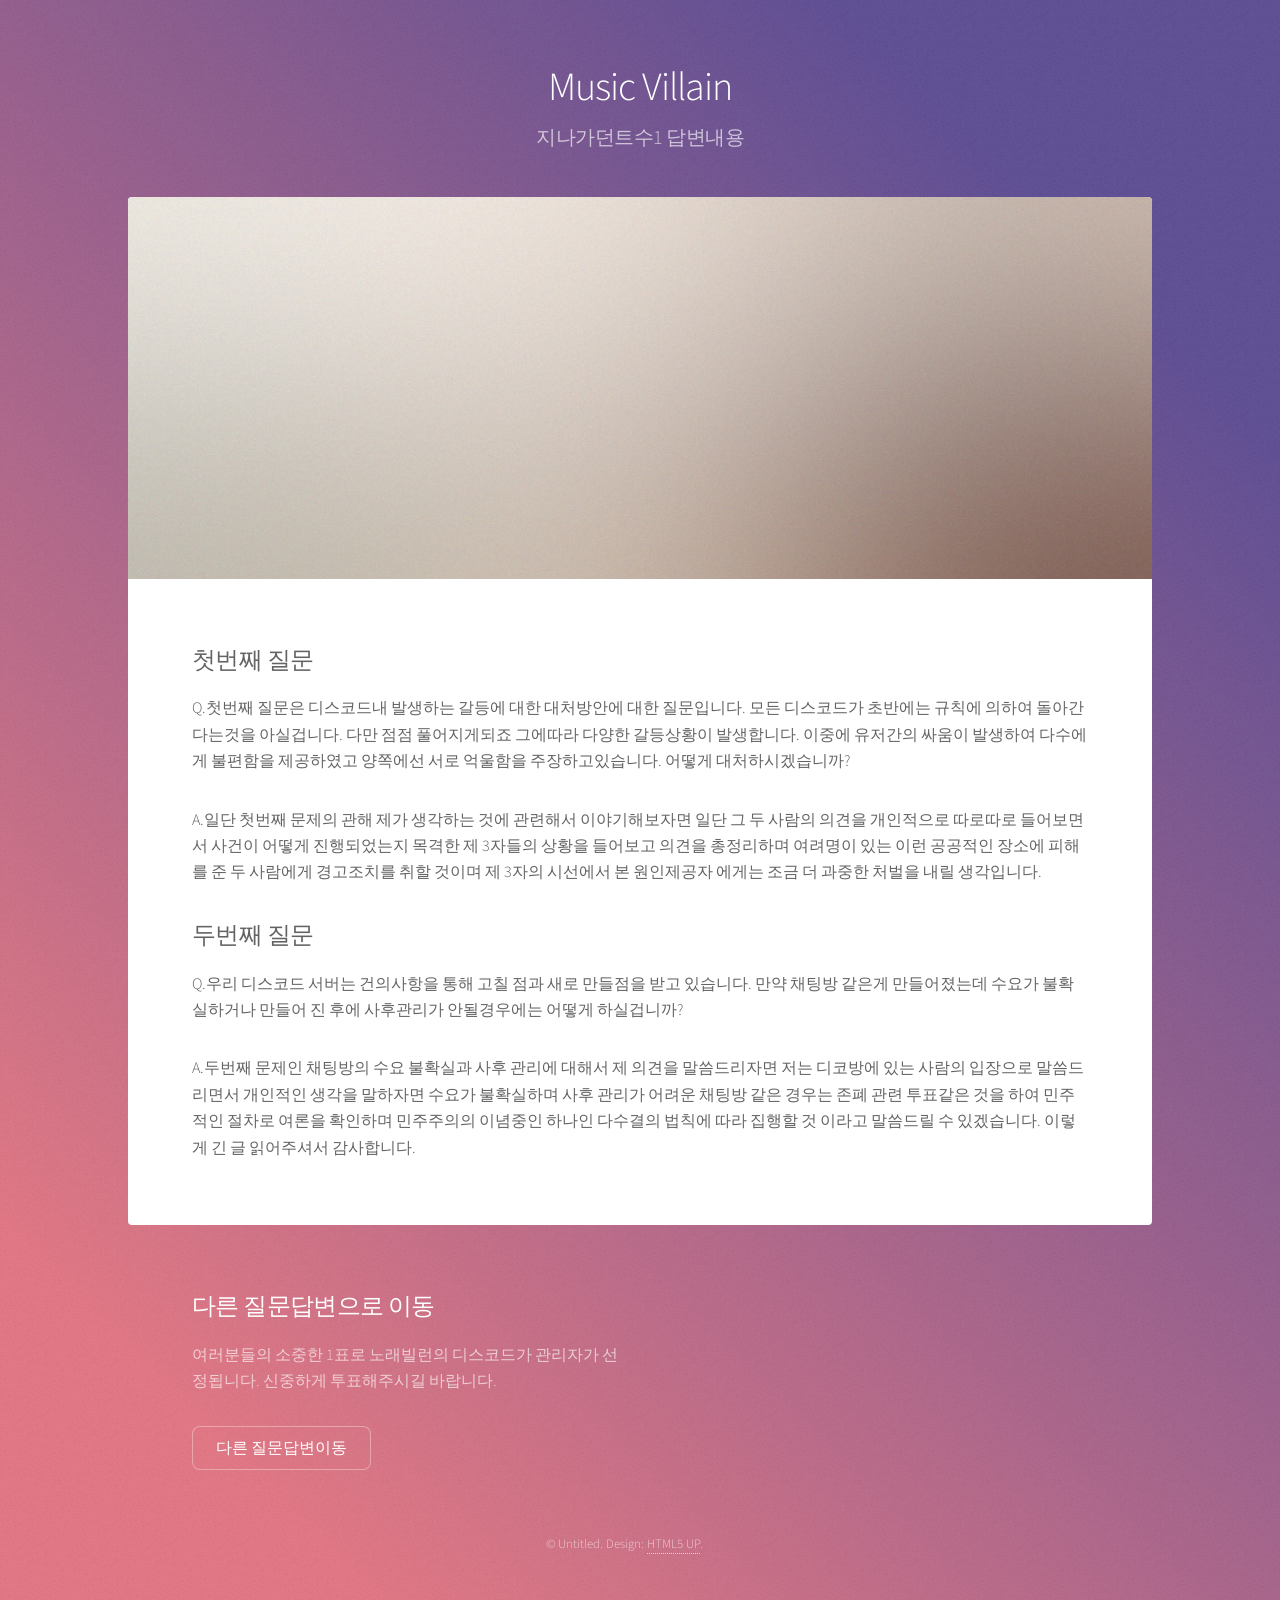
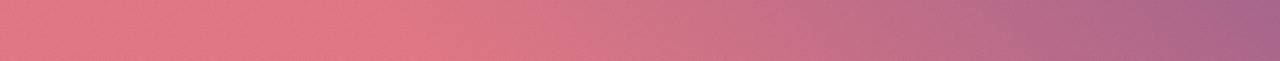
<file: secondpage/지나가던트수1.html>
<!DOCTYPE HTML>
<!--
	Stellar by HTML5 UP
	html5up.net | @ajlkn
	Free for personal and commercial use under the CCA 3.0 license (html5up.net/license)
-->
<html>
	<head>
		<title>지나가던트수1 답변내용</title>
		<meta charset="utf-8" />
		<meta name="viewport" content="width=device-width, initial-scale=1, user-scalable=no" />
		<link rel="stylesheet" href="assets/css/main.css" />
		<noscript><link rel="stylesheet" href="assets/css/noscript.css" /></noscript>
	</head>
	<body class="is-preload">

		<!-- Wrapper -->
			<div id="wrapper">

				<!-- Header -->
					<header id="header">
						<h1>Music Villain</h1>
						<p>지나가던트수1 답변내용</p>
					</header>

				<!-- Main -->
					<div id="main">

						<!-- Content -->
							<section id="content" class="main">
								<span class="image main"><img src="images/pic04.jpg" alt="" /></span>
								<h2>첫번째 질문</h2>
								<p>Q.첫번째 질문은 디스코드내 발생하는 갈등에 대한 대처방안에 대한 질문입니다.
모든 디스코드가 초반에는 규칙에 의하여 돌아간다는것을 아실겁니다. 다만 점점 풀어지게되죠 그에따라 다양한 갈등상황이 발생합니다. 이중에 유저간의 싸움이 발생하여 다수에게 불편함을 제공하였고 양쪽에선 서로 억울함을 주장하고있습니다. 어떻게 대처하시겠습니까?</p>
								<p>A.일단 첫번째 문제의 관해 제가 생각하는 것에 관련해서 이야기해보자면 일단 그 두 사람의 의견을 개인적으로 따로따로 들어보면서 사건이 어떻게 진행되었는지 목격한 제 3자들의 상황을 들어보고 의견을 총정리하며 여려명이 있는 이런 공공적인 장소에 피해를 준 두 사람에게 경고조치를 취할 것이며 제 3자의 시선에서 본 원인제공자 에게는 조금 더 과중한 처벌을 내릴 생각입니다.</p>
								<h2>두번째 질문</h2>
								<p>Q.우리 디스코드 서버는 건의사항을 통해 고칠 점과 새로 만들점을 받고 있습니다. 만약 채팅방 같은게 만들어졌는데 수요가 불확실하거나 만들어 진 후에 사후관리가 안될경우에는 어떻게 하실겁니까?</p>
								<p>A.두번째 문제인 채팅방의 수요 불확실과 사후 관리에 대해서 제 의견을 말씀드리자면 저는 디코방에 있는 사람의 입장으로 말씀드리면서 개인적인 생각을 말하자면 수요가 불확실하며 사후 관리가 어려운 채팅방 같은 경우는 존폐 관련 투표같은 것을  하여 민주적인 절차로 여론을 확인하며 민주주의의 이념중인 하나인 다수결의 법칙에 따라 집행할 것 이라고 말씀드릴 수 있겠습니다. 이렇게 긴 글 읽어주셔서 감사합니다.
								</p>
							</section>

					</div>

				<!-- Footer -->
					<footer id="footer">
						<section>
							<h2>다른 질문답변으로 이동</h2>
							<p>여러분들의 소중한 1표로 노래빌런의 디스코드가 관리자가 선정됩니다. 신중하게 투표해주시길 바랍니다.</p>
							<ul class="actions">
								<li> <a href="라그.html" class="button" title="다음">다른 질문답변이동</a></li>
								
							</ul>
						</section>
						<p class="copyright">&copy; Untitled. Design: <a href="https://html5up.net">HTML5 UP</a>.</p>
					</footer>

			</div>

		<!-- Scripts -->
			<script src="assets/js/jquery.min.js"></script>
			<script src="assets/js/jquery.scrollex.min.js"></script>
			<script src="assets/js/jquery.scrolly.min.js"></script>
			<script src="assets/js/browser.min.js"></script>
			<script src="assets/js/breakpoints.min.js"></script>
			<script src="assets/js/util.js"></script>
			<script src="assets/js/main.js"></script>

	</body>
</html>
</file>
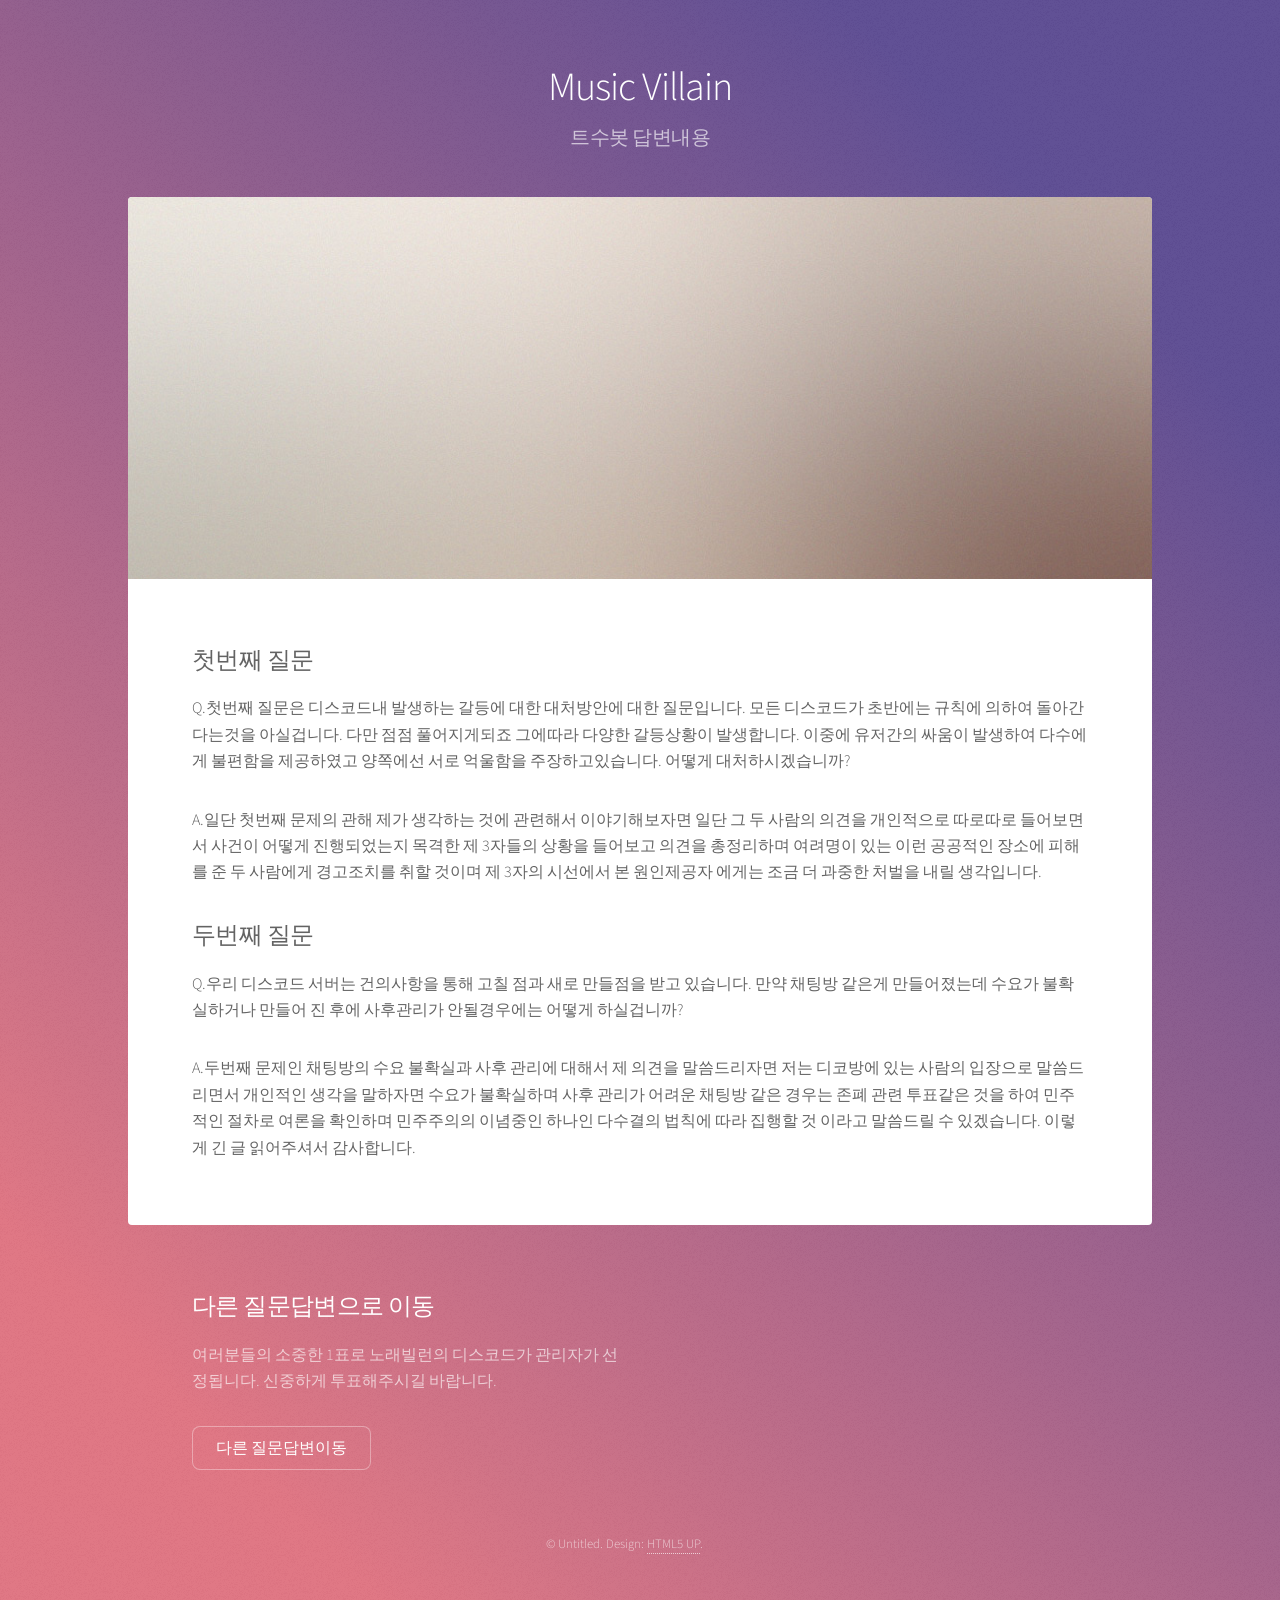
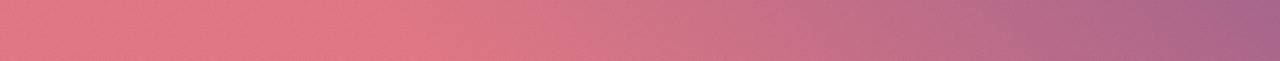
<file: secondpage/트수봇.html>
<!DOCTYPE HTML>
<!--
	Stellar by HTML5 UP
	html5up.net | @ajlkn
	Free for personal and commercial use under the CCA 3.0 license (html5up.net/license)
-->
<html>
	<head>
		<title>트수봇 답변내용</title>
		<meta charset="utf-8" />
		<meta name="viewport" content="width=device-width, initial-scale=1, user-scalable=no" />
		<link rel="stylesheet" href="assets/css/main.css" />
		<noscript><link rel="stylesheet" href="assets/css/noscript.css" /></noscript>
	</head>
	<body class="is-preload">

		<!-- Wrapper -->
			<div id="wrapper">

				<!-- Header -->
					<header id="header">
						<h1>Music Villain</h1>
						<p>트수봇 답변내용</p>
					</header>

				<!-- Main -->
					<div id="main">

						<!-- Content -->
							<section id="content" class="main">
								<span class="image main"><img src="images/pic04.jpg" alt="" /></span>
								<h2>첫번째 질문</h2>
								<p>Q.첫번째 질문은 디스코드내 발생하는 갈등에 대한 대처방안에 대한 질문입니다.
모든 디스코드가 초반에는 규칙에 의하여 돌아간다는것을 아실겁니다. 다만 점점 풀어지게되죠 그에따라 다양한 갈등상황이 발생합니다. 이중에 유저간의 싸움이 발생하여 다수에게 불편함을 제공하였고 양쪽에선 서로 억울함을 주장하고있습니다. 어떻게 대처하시겠습니까?</p>
								<p>A.일단 첫번째 문제의 관해 제가 생각하는 것에 관련해서 이야기해보자면 일단 그 두 사람의 의견을 개인적으로 따로따로 들어보면서 사건이 어떻게 진행되었는지 목격한 제 3자들의 상황을 들어보고 의견을 총정리하며 여려명이 있는 이런 공공적인 장소에 피해를 준 두 사람에게 경고조치를 취할 것이며 제 3자의 시선에서 본 원인제공자 에게는 조금 더 과중한 처벌을 내릴 생각입니다.</p>
								<h2>두번째 질문</h2>
								<p>Q.우리 디스코드 서버는 건의사항을 통해 고칠 점과 새로 만들점을 받고 있습니다. 만약 채팅방 같은게 만들어졌는데 수요가 불확실하거나 만들어 진 후에 사후관리가 안될경우에는 어떻게 하실겁니까?</p>
								<p>A.두번째 문제인 채팅방의 수요 불확실과 사후 관리에 대해서 제 의견을 말씀드리자면 저는 디코방에 있는 사람의 입장으로 말씀드리면서 개인적인 생각을 말하자면 수요가 불확실하며 사후 관리가 어려운 채팅방 같은 경우는 존폐 관련 투표같은 것을  하여 민주적인 절차로 여론을 확인하며 민주주의의 이념중인 하나인 다수결의 법칙에 따라 집행할 것 이라고 말씀드릴 수 있겠습니다. 이렇게 긴 글 읽어주셔서 감사합니다.
								</p>
							</section>

					</div>

				<!-- Footer -->
					<footer id="footer">
						<section>
							<h2>다른 질문답변으로 이동</h2>
							<p>여러분들의 소중한 1표로 노래빌런의 디스코드가 관리자가 선정됩니다. 신중하게 투표해주시길 바랍니다.</p>
							<ul class="actions">
								<li> <a href="라그.html" class="button" title="다음">다른 질문답변이동</a></li>
								
							</ul>
						</section>
						<p class="copyright">&copy; Untitled. Design: <a href="https://html5up.net">HTML5 UP</a>.</p>
					</footer>

			</div>

		<!-- Scripts -->
			<script src="assets/js/jquery.min.js"></script>
			<script src="assets/js/jquery.scrollex.min.js"></script>
			<script src="assets/js/jquery.scrolly.min.js"></script>
			<script src="assets/js/browser.min.js"></script>
			<script src="assets/js/breakpoints.min.js"></script>
			<script src="assets/js/util.js"></script>
			<script src="assets/js/main.js"></script>

	</body>
</html>
</file>
<file: secondpage/assets/css/noscript.css>
/*
	Stellar by HTML5 UP
	html5up.net | @ajlkn
	Free for personal and commercial use under the CCA 3.0 license (html5up.net/license)
*/

/* Header */

	body.is-preload #header.alt > * {
		opacity: 1;
	}

	body.is-preload #header.alt .logo {
		-moz-transform: none;
		-webkit-transform: none;
		-ms-transform: none;
		transform: none;
	}
</file>
<file: secondpage/assets/css/main.css>
@import url(font-awesome.min.css);
@import "https://fonts.googleapis.com/css?family=Source+Sans+Pro:300,400";

/*
	Stellar by HTML5 UP
	html5up.net | @ajlkn
	Free for personal and commercial use under the CCA 3.0 license (html5up.net/license)
*/

html, body, div, span, applet, object,
iframe, h1, h2, h3, h4, h5, h6, p, blockquote,
pre, a, abbr, acronym, address, big, cite,
code, del, dfn, em, img, ins, kbd, q, s, samp,
small, strike, strong, sub, sup, tt, var, b,
u, i, center, dl, dt, dd, ol, ul, li, fieldset,
form, label, legend, table, caption, tbody,
tfoot, thead, tr, th, td, article, aside,
canvas, details, embed, figure, figcaption,
footer, header, hgroup, menu, nav, output, ruby,
section, summary, time, mark, audio, video {
	margin: 0;
	padding: 0;
	border: 0;
	font-size: 100%;
	font: inherit;
	vertical-align: baseline;}

article, aside, details, figcaption, figure,
footer, header, hgroup, menu, nav, section {
	display: block;}

body {
	line-height: 1;
}

ol, ul {
	list-style: none;
}

blockquote, q {
	quotes: none;
}

	blockquote:before, blockquote:after, q:before, q:after {
		content: '';
		content: none;
	}

table {
	border-collapse: collapse;
	border-spacing: 0;
}

body {
	-webkit-text-size-adjust: none;
}

mark {
	background-color: transparent;
	color: inherit;
}

input::-moz-focus-inner {
	border: 0;
	padding: 0;
}

input, select, textarea {
	-moz-appearance: none;
	-webkit-appearance: none;
	-ms-appearance: none;
	appearance: none;
}

/* Basic */

	@-ms-viewport {
		width: device-width;
	}

	body {
		-ms-overflow-style: scrollbar;
	}

	@media screen and (max-width: 480px) {

		html, body {
			min-width: 320px;
		}

	}

	html {
		box-sizing: border-box;
	}

	*, *:before, *:after {
		box-sizing: inherit;
	}

	body {
		background-color: #935d8c;
		background-image: url("images/overlay.png"), -moz-linear-gradient(45deg, #e37682 15%, #5f4d93 85%);
		background-image: url("images/overlay.png"), -webkit-linear-gradient(45deg, #e37682 15%, #5f4d93 85%);
		background-image: url("images/overlay.png"), -ms-linear-gradient(45deg, #e37682 15%, #5f4d93 85%);
		background-image: url("images/overlay.png"), linear-gradient(45deg, #e37682 15%, #5f4d93 85%);
	}

		body.is-preload *, body.is-preload *:before, body.is-preload *:after {
			-moz-animation: none !important;
			-webkit-animation: none !important;
			-ms-animation: none !important;
			animation: none !important;
			-moz-transition: none !important;
			-webkit-transition: none !important;
			-ms-transition: none !important;
			transition: none !important;
		}

/* Type */

	body {
		background-color: #935d8c;
		color: rgba(255, 255, 255, 0.65);
	}

	body, input, select, textarea {
		font-family: "Source Sans Pro", Helvetica, sans-serif;
		font-size: 17pt;
		font-weight: 300;
		line-height: 1.65;
	}

		@media screen and (max-width: 1680px) {

			body, input, select, textarea {
				font-size: 14pt;
			}

		}

		@media screen and (max-width: 1280px) {

			body, input, select, textarea {
				font-size: 12pt;
			}

		}

		@media screen and (max-width: 360px) {

			body, input, select, textarea {
				font-size: 11pt;
			}

		}

	a {
		-moz-transition: color 0.2s ease, border-bottom 0.2s ease;
		-webkit-transition: color 0.2s ease, border-bottom 0.2s ease;
		-ms-transition: color 0.2s ease, border-bottom 0.2s ease;
		transition: color 0.2s ease, border-bottom 0.2s ease;
		text-decoration: none;
		border-bottom: dotted 1px;
		color: inherit;
	}

		a:hover {
			border-bottom-color: transparent;
		}

	strong, b {
		font-weight: 400;
	}

	em, i {
		font-style: italic;
	}

	p {
		margin: 0 0 2em 0;
	}

		p.content {
			-moz-columns: 20em 2;
			-webkit-columns: 20em 2;
			-ms-columns: 20em 2;
			columns: 20em 2;
			-moz-column-gap: 2em;
			-webkit-column-gap: 2em;
			-ms-column-gap: 2em;
			column-gap: 2em;
			text-align: justify;
		}

	h1, h2, h3, h4, h5, h6 {
		font-weight: 300;
		line-height: 1.5;
		margin: 0 0 0.7em 0;
		letter-spacing: -0.025em;
	}

		h1 a, h2 a, h3 a, h4 a, h5 a, h6 a {
			color: inherit;
			text-decoration: none;
		}

	h1 {
		font-size: 2.5em;
		line-height: 1.2;
	}

	h2 {
		font-size: 1.5em;
	}

	h3 {
		font-size: 1.25em;
	}

	h4 {
		font-size: 1.1em;
	}

	h5 {
		font-size: 0.9em;
	}

	h6 {
		font-size: 0.7em;
	}

	@media screen and (max-width: 736px) {

		h1 {
			font-size: 2em;
		}

	}

	sub {
		font-size: 0.8em;
		position: relative;
		top: 0.5em;
	}

	sup {
		font-size: 0.8em;
		position: relative;
		top: -0.5em;
	}

	blockquote {
		border-left: solid 4px;
		font-style: italic;
		margin: 0 0 2em 0;
		padding: 0.5em 0 0.5em 2em;
	}

	code {
		border-radius: 8px;
		border: solid 1px;
		font-family: "Courier New", monospace;
		font-size: 0.9em;
		margin: 0 0.25em;
		padding: 0.25em 0.65em;
	}

	pre {
		-webkit-overflow-scrolling: touch;
		font-family: "Courier New", monospace;
		font-size: 0.9em;
		margin: 0 0 2em 0;
	}

		pre code {
			display: block;
			line-height: 1.75;
			padding: 1em 1.5em;
			overflow-x: auto;
		}

	hr {
		border: 0;
		border-bottom: solid 1px;
		margin: 2em 0;
	}

		hr.major {
			margin: 3em 0;
		}

	.align-left {
		text-align: left;
	}

	.align-center {
		text-align: center;
	}

	.align-right {
		text-align: right;
	}

	input, select, textarea {
		color: #ffffff;
	}

	a:hover {
		color: #ffffff;
	}

	strong, b {
		color: #ffffff;
	}

	h1, h2, h3, h4, h5, h6 {
		color: #ffffff;
	}

	blockquote {
		border-left-color: rgba(255, 255, 255, 0.35);
	}

	code {
		background: rgba(255, 255, 255, 0.075);
		border-color: rgba(255, 255, 255, 0.35);
	}

	hr {
		border-bottom-color: rgba(255, 255, 255, 0.35);
	}

/* Row */

	.row {
		display: flex;
		flex-wrap: wrap;
		box-sizing: border-box;
		align-items: stretch;
	}

		.row > * {
			box-sizing: border-box;
		}

		.row.gtr-uniform > * > :last-child {
			margin-bottom: 0;
		}

		.row.aln-left {
			justify-content: flex-start;
		}

		.row.aln-center {
			justify-content: center;
		}

		.row.aln-right {
			justify-content: flex-end;
		}

		.row.aln-top {
			align-items: flex-start;
		}

		.row.aln-middle {
			align-items: center;
		}

		.row.aln-bottom {
			align-items: flex-end;
		}

		.row > .imp {
			order: -1;
		}

		.row > .col-1 {
			width: 8.3333333333%;
		}

		.row > .off-1 {
			margin-left: 8.3333333333%;
		}

		.row > .col-2 {
			width: 16.6666666667%;
		}

		.row > .off-2 {
			margin-left: 16.6666666667%;
		}

		.row > .col-3 {
			width: 25%;
		}

		.row > .off-3 {
			margin-left: 25%;
		}

		.row > .col-4 {
			width: 33.3333333333%;
		}

		.row > .off-4 {
			margin-left: 33.3333333333%;
		}

		.row > .col-5 {
			width: 41.6666666667%;
		}

		.row > .off-5 {
			margin-left: 41.6666666667%;
		}

		.row > .col-6 {
			width: 50%;
		}

		.row > .off-6 {
			margin-left: 50%;
		}

		.row > .col-7 {
			width: 58.3333333333%;
		}

		.row > .off-7 {
			margin-left: 58.3333333333%;
		}

		.row > .col-8 {
			width: 66.6666666667%;
		}

		.row > .off-8 {
			margin-left: 66.6666666667%;
		}

		.row > .col-9 {
			width: 75%;
		}

		.row > .off-9 {
			margin-left: 75%;
		}

		.row > .col-10 {
			width: 83.3333333333%;
		}

		.row > .off-10 {
			margin-left: 83.3333333333%;
		}

		.row > .col-11 {
			width: 91.6666666667%;
		}

		.row > .off-11 {
			margin-left: 91.6666666667%;
		}

		.row > .col-12 {
			width: 100%;
		}

		.row > .off-12 {
			margin-left: 100%;
		}

		.row.gtr-0 {
			margin-top: 0;
			margin-left: 0em;
		}

			.row.gtr-0 > * {
				padding: 0 0 0 0em;
			}

			.row.gtr-0.gtr-uniform {
				margin-top: 0em;
			}

				.row.gtr-0.gtr-uniform > * {
					padding-top: 0em;
				}

		.row.gtr-25 {
			margin-top: 0;
			margin-left: -0.375em;
		}

			.row.gtr-25 > * {
				padding: 0 0 0 0.375em;
			}

			.row.gtr-25.gtr-uniform {
				margin-top: -0.375em;
			}

				.row.gtr-25.gtr-uniform > * {
					padding-top: 0.375em;
				}

		.row.gtr-50 {
			margin-top: 0;
			margin-left: -0.75em;
		}

			.row.gtr-50 > * {
				padding: 0 0 0 0.75em;
			}

			.row.gtr-50.gtr-uniform {
				margin-top: -0.75em;
			}

				.row.gtr-50.gtr-uniform > * {
					padding-top: 0.75em;
				}

		.row {
			margin-top: 0;
			margin-left: -1.5em;
		}

			.row > * {
				padding: 0 0 0 1.5em;
			}

			.row.gtr-uniform {
				margin-top: -1.5em;
			}

				.row.gtr-uniform > * {
					padding-top: 1.5em;
				}

		.row.gtr-150 {
			margin-top: 0;
			margin-left: -2.25em;
		}

			.row.gtr-150 > * {
				padding: 0 0 0 2.25em;
			}

			.row.gtr-150.gtr-uniform {
				margin-top: -2.25em;
			}

				.row.gtr-150.gtr-uniform > * {
					padding-top: 2.25em;
				}

		.row.gtr-200 {
			margin-top: 0;
			margin-left: -3em;
		}

			.row.gtr-200 > * {
				padding: 0 0 0 3em;
			}

			.row.gtr-200.gtr-uniform {
				margin-top: -3em;
			}

				.row.gtr-200.gtr-uniform > * {
					padding-top: 3em;
				}

		@media screen and (max-width: 1680px) {

			.row {
				display: flex;
				flex-wrap: wrap;
				box-sizing: border-box;
				align-items: stretch;
			}

				.row > * {
					box-sizing: border-box;
				}

				.row.gtr-uniform > * > :last-child {
					margin-bottom: 0;
				}

				.row.aln-left {
					justify-content: flex-start;
				}

				.row.aln-center {
					justify-content: center;
				}

				.row.aln-right {
					justify-content: flex-end;
				}

				.row.aln-top {
					align-items: flex-start;
				}

				.row.aln-middle {
					align-items: center;
				}

				.row.aln-bottom {
					align-items: flex-end;
				}

				.row > .imp-xlarge {
					order: -1;
				}

				.row > .col-1-xlarge {
					width: 8.3333333333%;
				}

				.row > .off-1-xlarge {
					margin-left: 8.3333333333%;
				}

				.row > .col-2-xlarge {
					width: 16.6666666667%;
				}

				.row > .off-2-xlarge {
					margin-left: 16.6666666667%;
				}

				.row > .col-3-xlarge {
					width: 25%;
				}

				.row > .off-3-xlarge {
					margin-left: 25%;
				}

				.row > .col-4-xlarge {
					width: 33.3333333333%;
				}

				.row > .off-4-xlarge {
					margin-left: 33.3333333333%;
				}

				.row > .col-5-xlarge {
					width: 41.6666666667%;
				}

				.row > .off-5-xlarge {
					margin-left: 41.6666666667%;
				}

				.row > .col-6-xlarge {
					width: 50%;
				}

				.row > .off-6-xlarge {
					margin-left: 50%;
				}

				.row > .col-7-xlarge {
					width: 58.3333333333%;
				}

				.row > .off-7-xlarge {
					margin-left: 58.3333333333%;
				}

				.row > .col-8-xlarge {
					width: 66.6666666667%;
				}

				.row > .off-8-xlarge {
					margin-left: 66.6666666667%;
				}

				.row > .col-9-xlarge {
					width: 75%;
				}

				.row > .off-9-xlarge {
					margin-left: 75%;
				}

				.row > .col-10-xlarge {
					width: 83.3333333333%;
				}

				.row > .off-10-xlarge {
					margin-left: 83.3333333333%;
				}

				.row > .col-11-xlarge {
					width: 91.6666666667%;
				}

				.row > .off-11-xlarge {
					margin-left: 91.6666666667%;
				}

				.row > .col-12-xlarge {
					width: 100%;
				}

				.row > .off-12-xlarge {
					margin-left: 100%;
				}

				.row.gtr-0 {
					margin-top: 0;
					margin-left: 0em;
				}

					.row.gtr-0 > * {
						padding: 0 0 0 0em;
					}

					.row.gtr-0.gtr-uniform {
						margin-top: 0em;
					}

						.row.gtr-0.gtr-uniform > * {
							padding-top: 0em;
						}

				.row.gtr-25 {
					margin-top: 0;
					margin-left: -0.375em;
				}

					.row.gtr-25 > * {
						padding: 0 0 0 0.375em;
					}

					.row.gtr-25.gtr-uniform {
						margin-top: -0.375em;
					}

						.row.gtr-25.gtr-uniform > * {
							padding-top: 0.375em;
						}

				.row.gtr-50 {
					margin-top: 0;
					margin-left: -0.75em;
				}

					.row.gtr-50 > * {
						padding: 0 0 0 0.75em;
					}

					.row.gtr-50.gtr-uniform {
						margin-top: -0.75em;
					}

						.row.gtr-50.gtr-uniform > * {
							padding-top: 0.75em;
						}

				.row {
					margin-top: 0;
					margin-left: -1.5em;
				}

					.row > * {
						padding: 0 0 0 1.5em;
					}

					.row.gtr-uniform {
						margin-top: -1.5em;
					}

						.row.gtr-uniform > * {
							padding-top: 1.5em;
						}

				.row.gtr-150 {
					margin-top: 0;
					margin-left: -2.25em;
				}

					.row.gtr-150 > * {
						padding: 0 0 0 2.25em;
					}

					.row.gtr-150.gtr-uniform {
						margin-top: -2.25em;
					}

						.row.gtr-150.gtr-uniform > * {
							padding-top: 2.25em;
						}

				.row.gtr-200 {
					margin-top: 0;
					margin-left: -3em;
				}

					.row.gtr-200 > * {
						padding: 0 0 0 3em;
					}

					.row.gtr-200.gtr-uniform {
						margin-top: -3em;
					}

						.row.gtr-200.gtr-uniform > * {
							padding-top: 3em;
						}

		}

		@media screen and (max-width: 1280px) {

			.row {
				display: flex;
				flex-wrap: wrap;
				box-sizing: border-box;
				align-items: stretch;
			}

				.row > * {
					box-sizing: border-box;
				}

				.row.gtr-uniform > * > :last-child {
					margin-bottom: 0;
				}

				.row.aln-left {
					justify-content: flex-start;
				}

				.row.aln-center {
					justify-content: center;
				}

				.row.aln-right {
					justify-content: flex-end;
				}

				.row.aln-top {
					align-items: flex-start;
				}

				.row.aln-middle {
					align-items: center;
				}

				.row.aln-bottom {
					align-items: flex-end;
				}

				.row > .imp-large {
					order: -1;
				}

				.row > .col-1-large {
					width: 8.3333333333%;
				}

				.row > .off-1-large {
					margin-left: 8.3333333333%;
				}

				.row > .col-2-large {
					width: 16.6666666667%;
				}

				.row > .off-2-large {
					margin-left: 16.6666666667%;
				}

				.row > .col-3-large {
					width: 25%;
				}

				.row > .off-3-large {
					margin-left: 25%;
				}

				.row > .col-4-large {
					width: 33.3333333333%;
				}

				.row > .off-4-large {
					margin-left: 33.3333333333%;
				}

				.row > .col-5-large {
					width: 41.6666666667%;
				}

				.row > .off-5-large {
					margin-left: 41.6666666667%;
				}

				.row > .col-6-large {
					width: 50%;
				}

				.row > .off-6-large {
					margin-left: 50%;
				}

				.row > .col-7-large {
					width: 58.3333333333%;
				}

				.row > .off-7-large {
					margin-left: 58.3333333333%;
				}

				.row > .col-8-large {
					width: 66.6666666667%;
				}

				.row > .off-8-large {
					margin-left: 66.6666666667%;
				}

				.row > .col-9-large {
					width: 75%;
				}

				.row > .off-9-large {
					margin-left: 75%;
				}

				.row > .col-10-large {
					width: 83.3333333333%;
				}

				.row > .off-10-large {
					margin-left: 83.3333333333%;
				}

				.row > .col-11-large {
					width: 91.6666666667%;
				}

				.row > .off-11-large {
					margin-left: 91.6666666667%;
				}

				.row > .col-12-large {
					width: 100%;
				}

				.row > .off-12-large {
					margin-left: 100%;
				}

				.row.gtr-0 {
					margin-top: 0;
					margin-left: 0em;
				}

					.row.gtr-0 > * {
						padding: 0 0 0 0em;
					}

					.row.gtr-0.gtr-uniform {
						margin-top: 0em;
					}

						.row.gtr-0.gtr-uniform > * {
							padding-top: 0em;
						}

				.row.gtr-25 {
					margin-top: 0;
					margin-left: -0.375em;
				}

					.row.gtr-25 > * {
						padding: 0 0 0 0.375em;
					}

					.row.gtr-25.gtr-uniform {
						margin-top: -0.375em;
					}

						.row.gtr-25.gtr-uniform > * {
							padding-top: 0.375em;
						}

				.row.gtr-50 {
					margin-top: 0;
					margin-left: -0.75em;
				}

					.row.gtr-50 > * {
						padding: 0 0 0 0.75em;
					}

					.row.gtr-50.gtr-uniform {
						margin-top: -0.75em;
					}

						.row.gtr-50.gtr-uniform > * {
							padding-top: 0.75em;
						}

				.row {
					margin-top: 0;
					margin-left: -1.5em;
				}

					.row > * {
						padding: 0 0 0 1.5em;
					}

					.row.gtr-uniform {
						margin-top: -1.5em;
					}

						.row.gtr-uniform > * {
							padding-top: 1.5em;
						}

				.row.gtr-150 {
					margin-top: 0;
					margin-left: -2.25em;
				}

					.row.gtr-150 > * {
						padding: 0 0 0 2.25em;
					}

					.row.gtr-150.gtr-uniform {
						margin-top: -2.25em;
					}

						.row.gtr-150.gtr-uniform > * {
							padding-top: 2.25em;
						}

				.row.gtr-200 {
					margin-top: 0;
					margin-left: -3em;
				}

					.row.gtr-200 > * {
						padding: 0 0 0 3em;
					}

					.row.gtr-200.gtr-uniform {
						margin-top: -3em;
					}

						.row.gtr-200.gtr-uniform > * {
							padding-top: 3em;
						}

		}

		@media screen and (max-width: 980px) {

			.row {
				display: flex;
				flex-wrap: wrap;
				box-sizing: border-box;
				align-items: stretch;
			}

				.row > * {
					box-sizing: border-box;
				}

				.row.gtr-uniform > * > :last-child {
					margin-bottom: 0;
				}

				.row.aln-left {
					justify-content: flex-start;
				}

				.row.aln-center {
					justify-content: center;
				}

				.row.aln-right {
					justify-content: flex-end;
				}

				.row.aln-top {
					align-items: flex-start;
				}

				.row.aln-middle {
					align-items: center;
				}

				.row.aln-bottom {
					align-items: flex-end;
				}

				.row > .imp-medium {
					order: -1;
				}

				.row > .col-1-medium {
					width: 8.3333333333%;
				}

				.row > .off-1-medium {
					margin-left: 8.3333333333%;
				}

				.row > .col-2-medium {
					width: 16.6666666667%;
				}

				.row > .off-2-medium {
					margin-left: 16.6666666667%;
				}

				.row > .col-3-medium {
					width: 25%;
				}

				.row > .off-3-medium {
					margin-left: 25%;
				}

				.row > .col-4-medium {
					width: 33.3333333333%;
				}

				.row > .off-4-medium {
					margin-left: 33.3333333333%;
				}

				.row > .col-5-medium {
					width: 41.6666666667%;
				}

				.row > .off-5-medium {
					margin-left: 41.6666666667%;
				}

				.row > .col-6-medium {
					width: 50%;
				}

				.row > .off-6-medium {
					margin-left: 50%;
				}

				.row > .col-7-medium {
					width: 58.3333333333%;
				}

				.row > .off-7-medium {
					margin-left: 58.3333333333%;
				}

				.row > .col-8-medium {
					width: 66.6666666667%;
				}

				.row > .off-8-medium {
					margin-left: 66.6666666667%;
				}

				.row > .col-9-medium {
					width: 75%;
				}

				.row > .off-9-medium {
					margin-left: 75%;
				}

				.row > .col-10-medium {
					width: 83.3333333333%;
				}

				.row > .off-10-medium {
					margin-left: 83.3333333333%;
				}

				.row > .col-11-medium {
					width: 91.6666666667%;
				}

				.row > .off-11-medium {
					margin-left: 91.6666666667%;
				}

				.row > .col-12-medium {
					width: 100%;
				}

				.row > .off-12-medium {
					margin-left: 100%;
				}

				.row.gtr-0 {
					margin-top: 0;
					margin-left: 0em;
				}

					.row.gtr-0 > * {
						padding: 0 0 0 0em;
					}

					.row.gtr-0.gtr-uniform {
						margin-top: 0em;
					}

						.row.gtr-0.gtr-uniform > * {
							padding-top: 0em;
						}

				.row.gtr-25 {
					margin-top: 0;
					margin-left: -0.375em;
				}

					.row.gtr-25 > * {
						padding: 0 0 0 0.375em;
					}

					.row.gtr-25.gtr-uniform {
						margin-top: -0.375em;
					}

						.row.gtr-25.gtr-uniform > * {
							padding-top: 0.375em;
						}

				.row.gtr-50 {
					margin-top: 0;
					margin-left: -0.75em;
				}

					.row.gtr-50 > * {
						padding: 0 0 0 0.75em;
					}

					.row.gtr-50.gtr-uniform {
						margin-top: -0.75em;
					}

						.row.gtr-50.gtr-uniform > * {
							padding-top: 0.75em;
						}

				.row {
					margin-top: 0;
					margin-left: -1.5em;
				}

					.row > * {
						padding: 0 0 0 1.5em;
					}

					.row.gtr-uniform {
						margin-top: -1.5em;
					}

						.row.gtr-uniform > * {
							padding-top: 1.5em;
						}

				.row.gtr-150 {
					margin-top: 0;
					margin-left: -2.25em;
				}

					.row.gtr-150 > * {
						padding: 0 0 0 2.25em;
					}

					.row.gtr-150.gtr-uniform {
						margin-top: -2.25em;
					}

						.row.gtr-150.gtr-uniform > * {
							padding-top: 2.25em;
						}

				.row.gtr-200 {
					margin-top: 0;
					margin-left: -3em;
				}

					.row.gtr-200 > * {
						padding: 0 0 0 3em;
					}

					.row.gtr-200.gtr-uniform {
						margin-top: -3em;
					}

						.row.gtr-200.gtr-uniform > * {
							padding-top: 3em;
						}

		}

		@media screen and (max-width: 736px) {

			.row {
				display: flex;
				flex-wrap: wrap;
				box-sizing: border-box;
				align-items: stretch;
			}

				.row > * {
					box-sizing: border-box;
				}

				.row.gtr-uniform > * > :last-child {
					margin-bottom: 0;
				}

				.row.aln-left {
					justify-content: flex-start;
				}

				.row.aln-center {
					justify-content: center;
				}

				.row.aln-right {
					justify-content: flex-end;
				}

				.row.aln-top {
					align-items: flex-start;
				}

				.row.aln-middle {
					align-items: center;
				}

				.row.aln-bottom {
					align-items: flex-end;
				}

				.row > .imp-small {
					order: -1;
				}

				.row > .col-1-small {
					width: 8.3333333333%;
				}

				.row > .off-1-small {
					margin-left: 8.3333333333%;
				}

				.row > .col-2-small {
					width: 16.6666666667%;
				}

				.row > .off-2-small {
					margin-left: 16.6666666667%;
				}

				.row > .col-3-small {
					width: 25%;
				}

				.row > .off-3-small {
					margin-left: 25%;
				}

				.row > .col-4-small {
					width: 33.3333333333%;
				}

				.row > .off-4-small {
					margin-left: 33.3333333333%;
				}

				.row > .col-5-small {
					width: 41.6666666667%;
				}

				.row > .off-5-small {
					margin-left: 41.6666666667%;
				}

				.row > .col-6-small {
					width: 50%;
				}

				.row > .off-6-small {
					margin-left: 50%;
				}

				.row > .col-7-small {
					width: 58.3333333333%;
				}

				.row > .off-7-small {
					margin-left: 58.3333333333%;
				}

				.row > .col-8-small {
					width: 66.6666666667%;
				}

				.row > .off-8-small {
					margin-left: 66.6666666667%;
				}

				.row > .col-9-small {
					width: 75%;
				}

				.row > .off-9-small {
					margin-left: 75%;
				}

				.row > .col-10-small {
					width: 83.3333333333%;
				}

				.row > .off-10-small {
					margin-left: 83.3333333333%;
				}

				.row > .col-11-small {
					width: 91.6666666667%;
				}

				.row > .off-11-small {
					margin-left: 91.6666666667%;
				}

				.row > .col-12-small {
					width: 100%;
				}

				.row > .off-12-small {
					margin-left: 100%;
				}

				.row.gtr-0 {
					margin-top: 0;
					margin-left: 0em;
				}

					.row.gtr-0 > * {
						padding: 0 0 0 0em;
					}

					.row.gtr-0.gtr-uniform {
						margin-top: 0em;
					}

						.row.gtr-0.gtr-uniform > * {
							padding-top: 0em;
						}

				.row.gtr-25 {
					margin-top: 0;
					margin-left: -0.25em;
				}

					.row.gtr-25 > * {
						padding: 0 0 0 0.25em;
					}

					.row.gtr-25.gtr-uniform {
						margin-top: -0.25em;
					}

						.row.gtr-25.gtr-uniform > * {
							padding-top: 0.25em;
						}

				.row.gtr-50 {
					margin-top: 0;
					margin-left: -0.5em;
				}

					.row.gtr-50 > * {
						padding: 0 0 0 0.5em;
					}

					.row.gtr-50.gtr-uniform {
						margin-top: -0.5em;
					}

						.row.gtr-50.gtr-uniform > * {
							padding-top: 0.5em;
						}

				.row {
					margin-top: 0;
					margin-left: -1em;
				}

					.row > * {
						padding: 0 0 0 1em;
					}

					.row.gtr-uniform {
						margin-top: -1em;
					}

						.row.gtr-uniform > * {
							padding-top: 1em;
						}

				.row.gtr-150 {
					margin-top: 0;
					margin-left: -1.5em;
				}

					.row.gtr-150 > * {
						padding: 0 0 0 1.5em;
					}

					.row.gtr-150.gtr-uniform {
						margin-top: -1.5em;
					}

						.row.gtr-150.gtr-uniform > * {
							padding-top: 1.5em;
						}

				.row.gtr-200 {
					margin-top: 0;
					margin-left: -2em;
				}

					.row.gtr-200 > * {
						padding: 0 0 0 2em;
					}

					.row.gtr-200.gtr-uniform {
						margin-top: -2em;
					}

						.row.gtr-200.gtr-uniform > * {
							padding-top: 2em;
						}

		}

		@media screen and (max-width: 480px) {

			.row {
				display: flex;
				flex-wrap: wrap;
				box-sizing: border-box;
				align-items: stretch;
			}

				.row > * {
					box-sizing: border-box;
				}

				.row.gtr-uniform > * > :last-child {
					margin-bottom: 0;
				}

				.row.aln-left {
					justify-content: flex-start;
				}

				.row.aln-center {
					justify-content: center;
				}

				.row.aln-right {
					justify-content: flex-end;
				}

				.row.aln-top {
					align-items: flex-start;
				}

				.row.aln-middle {
					align-items: center;
				}

				.row.aln-bottom {
					align-items: flex-end;
				}

				.row > .imp-xsmall {
					order: -1;
				}

				.row > .col-1-xsmall {
					width: 8.3333333333%;
				}

				.row > .off-1-xsmall {
					margin-left: 8.3333333333%;
				}

				.row > .col-2-xsmall {
					width: 16.6666666667%;
				}

				.row > .off-2-xsmall {
					margin-left: 16.6666666667%;
				}

				.row > .col-3-xsmall {
					width: 25%;
				}

				.row > .off-3-xsmall {
					margin-left: 25%;
				}

				.row > .col-4-xsmall {
					width: 33.3333333333%;
				}

				.row > .off-4-xsmall {
					margin-left: 33.3333333333%;
				}

				.row > .col-5-xsmall {
					width: 41.6666666667%;
				}

				.row > .off-5-xsmall {
					margin-left: 41.6666666667%;
				}

				.row > .col-6-xsmall {
					width: 50%;
				}

				.row > .off-6-xsmall {
					margin-left: 50%;
				}

				.row > .col-7-xsmall {
					width: 58.3333333333%;
				}

				.row > .off-7-xsmall {
					margin-left: 58.3333333333%;
				}

				.row > .col-8-xsmall {
					width: 66.6666666667%;
				}

				.row > .off-8-xsmall {
					margin-left: 66.6666666667%;
				}

				.row > .col-9-xsmall {
					width: 75%;
				}

				.row > .off-9-xsmall {
					margin-left: 75%;
				}

				.row > .col-10-xsmall {
					width: 83.3333333333%;
				}

				.row > .off-10-xsmall {
					margin-left: 83.3333333333%;
				}

				.row > .col-11-xsmall {
					width: 91.6666666667%;
				}

				.row > .off-11-xsmall {
					margin-left: 91.6666666667%;
				}

				.row > .col-12-xsmall {
					width: 100%;
				}

				.row > .off-12-xsmall {
					margin-left: 100%;
				}

				.row.gtr-0 {
					margin-top: 0;
					margin-left: 0em;
				}

					.row.gtr-0 > * {
						padding: 0 0 0 0em;
					}

					.row.gtr-0.gtr-uniform {
						margin-top: 0em;
					}

						.row.gtr-0.gtr-uniform > * {
							padding-top: 0em;
						}

				.row.gtr-25 {
					margin-top: 0;
					margin-left: -0.3125em;
				}

					.row.gtr-25 > * {
						padding: 0 0 0 0.3125em;
					}

					.row.gtr-25.gtr-uniform {
						margin-top: -0.3125em;
					}

						.row.gtr-25.gtr-uniform > * {
							padding-top: 0.3125em;
						}

				.row.gtr-50 {
					margin-top: 0;
					margin-left: -0.625em;
				}

					.row.gtr-50 > * {
						padding: 0 0 0 0.625em;
					}

					.row.gtr-50.gtr-uniform {
						margin-top: -0.625em;
					}

						.row.gtr-50.gtr-uniform > * {
							padding-top: 0.625em;
						}

				.row {
					margin-top: 0;
					margin-left: -1.25em;
				}

					.row > * {
						padding: 0 0 0 1.25em;
					}

					.row.gtr-uniform {
						margin-top: -1.25em;
					}

						.row.gtr-uniform > * {
							padding-top: 1.25em;
						}

				.row.gtr-150 {
					margin-top: 0;
					margin-left: -1.875em;
				}

					.row.gtr-150 > * {
						padding: 0 0 0 1.875em;
					}

					.row.gtr-150.gtr-uniform {
						margin-top: -1.875em;
					}

						.row.gtr-150.gtr-uniform > * {
							padding-top: 1.875em;
						}

				.row.gtr-200 {
					margin-top: 0;
					margin-left: -2.5em;
				}

					.row.gtr-200 > * {
						padding: 0 0 0 2.5em;
					}

					.row.gtr-200.gtr-uniform {
						margin-top: -2.5em;
					}

						.row.gtr-200.gtr-uniform > * {
							padding-top: 2.5em;
						}

		}

/* Box */

	.box {
		border-radius: 8px;
		border: solid;
		margin-bottom: 2em;
		padding: 1.5em;
	}

		.box > :last-child,
		.box > :last-child > :last-child,
		.box > :last-child > :last-child > :last-child {
			margin-bottom: 0;
		}

		.box.alt {
			border: 0;
			border-radius: 0;
			padding: 0;
		}

	.box {
		border-color: rgba(255, 255, 255, 0.35);
	}

/* Button */

	input[type="submit"],
	input[type="reset"],
	input[type="button"],
	button,
	.button {
		-moz-appearance: none;
		-webkit-appearance: none;
		-ms-appearance: none;
		appearance: none;
		-moz-transition: background-color 0.2s ease-in-out, color 0.2s ease-in-out;
		-webkit-transition: background-color 0.2s ease-in-out, color 0.2s ease-in-out;
		-ms-transition: background-color 0.2s ease-in-out, color 0.2s ease-in-out;
		transition: background-color 0.2s ease-in-out, color 0.2s ease-in-out;
		border-radius: 8px;
		border: 0;
		cursor: pointer;
		display: inline-block;
		font-weight: 300;
		height: 2.75em;
		line-height: 2.75em;
		min-width: 9.25em;
		padding: 0 1.5em;
		text-align: center;
		text-decoration: none;
		white-space: nowrap;
	}

		input[type="submit"].icon,
		input[type="reset"].icon,
		input[type="button"].icon,
		button.icon,
		.button.icon {
			padding-left: 1.35em;
		}

			input[type="submit"].icon:before,
			input[type="reset"].icon:before,
			input[type="button"].icon:before,
			button.icon:before,
			.button.icon:before {
				margin-right: 0.5em;
			}

		input[type="submit"].fit,
		input[type="reset"].fit,
		input[type="button"].fit,
		button.fit,
		.button.fit {
			width: 100%;
		}

		input[type="submit"].small,
		input[type="reset"].small,
		input[type="button"].small,
		button.small,
		.button.small {
			font-size: 0.8em;
		}

		input[type="submit"].large,
		input[type="reset"].large,
		input[type="button"].large,
		button.large,
		.button.large {
			font-size: 1.35em;
		}

		input[type="submit"].disabled, input[type="submit"]:disabled,
		input[type="reset"].disabled,
		input[type="reset"]:disabled,
		input[type="button"].disabled,
		input[type="button"]:disabled,
		button.disabled,
		button:disabled,
		.button.disabled,
		.button:disabled {
			pointer-events: none;
			opacity: 0.25;
		}

		@media screen and (max-width: 736px) {

			input[type="submit"],
			input[type="reset"],
			input[type="button"],
			button,
			.button {
				min-width: 0;
			}

		}

	input[type="submit"],
	input[type="reset"],
	input[type="button"],
	button,
	.button {
		background-color: transparent;
		box-shadow: inset 0 0 0 1px rgba(255, 255, 255, 0.35);
		color: #ffffff !important;
	}

		input[type="submit"]:hover,
		input[type="reset"]:hover,
		input[type="button"]:hover,
		button:hover,
		.button:hover {
			background-color: rgba(255, 255, 255, 0.075);
		}

		input[type="submit"]:active,
		input[type="reset"]:active,
		input[type="button"]:active,
		button:active,
		.button:active {
			background-color: rgba(255, 255, 255, 0.2);
		}

		input[type="submit"].icon:before,
		input[type="reset"].icon:before,
		input[type="button"].icon:before,
		button.icon:before,
		.button.icon:before {
			color: rgba(255, 255, 255, 0.5);
		}

		input[type="submit"].primary,
		input[type="reset"].primary,
		input[type="button"].primary,
		button.primary,
		.button.primary {
			background-color: #8cc9f0;
			color: #ffffff !important;
			box-shadow: none;
		}

			input[type="submit"].primary:hover,
			input[type="reset"].primary:hover,
			input[type="button"].primary:hover,
			button.primary:hover,
			.button.primary:hover {
				background-color: #9acff2;
			}

			input[type="submit"].primary:active,
			input[type="reset"].primary:active,
			input[type="button"].primary:active,
			button.primary:active,
			.button.primary:active {
				background-color: #7ec3ee;
			}

			input[type="submit"].primary.icon:before,
			input[type="reset"].primary.icon:before,
			input[type="button"].primary.icon:before,
			button.primary.icon:before,
			.button.primary.icon:before {
				color: #ffffff !important;
			}

/* Form */

	form {
		margin: 0 0 2em 0;
	}

	label {
		display: block;
		font-size: 0.9em;
		font-weight: 400;
		margin: 0 0 1em 0;
	}

	input[type="text"],
	input[type="password"],
	input[type="email"],
	select,
	textarea {
		-moz-appearance: none;
		-webkit-appearance: none;
		-ms-appearance: none;
		appearance: none;
		border-radius: 8px;
		border: solid 1px;
		color: inherit;
		display: block;
		outline: 0;
		padding: 0 1em;
		text-decoration: none;
		width: 100%;
	}

		input[type="text"]:invalid,
		input[type="password"]:invalid,
		input[type="email"]:invalid,
		select:invalid,
		textarea:invalid {
			box-shadow: none;
		}

	select {
		background-size: 1.25rem;
		background-repeat: no-repeat;
		background-position: calc(100% - 1rem) center;
		height: 2.75em;
		padding-right: 2.75em;
		text-overflow: ellipsis;
	}

		select:focus::-ms-value {
			background-color: transparent;
		}

		select::-ms-expand {
			display: none;
		}

	input[type="text"],
	input[type="password"],
	input[type="email"],
	select {
		height: 2.75em;
	}

	textarea {
		padding: 0.75em 1em;
	}

	input[type="checkbox"],
	input[type="radio"] {
		-moz-appearance: none;
		-webkit-appearance: none;
		-ms-appearance: none;
		appearance: none;
		display: block;
		float: left;
		margin-right: -2em;
		opacity: 0;
		width: 1em;
		z-index: -1;
	}

		input[type="checkbox"] + label,
		input[type="radio"] + label {
			text-decoration: none;
			cursor: pointer;
			display: inline-block;
			font-size: 1em;
			font-weight: 300;
			padding-left: 2.4em;
			padding-right: 0.75em;
			position: relative;
		}

			input[type="checkbox"] + label:before,
			input[type="radio"] + label:before {
				-moz-osx-font-smoothing: grayscale;
				-webkit-font-smoothing: antialiased;
				font-family: FontAwesome;
				font-style: normal;
				font-weight: normal;
				text-transform: none !important;
			}

			input[type="checkbox"] + label:before,
			input[type="radio"] + label:before {
				border-radius: 8px;
				border: solid 1px;
				content: '';
				display: inline-block;
				height: 1.65em;
				left: 0;
				line-height: 1.58125em;
				position: absolute;
				text-align: center;
				top: 0;
				width: 1.65em;
			}

		input[type="checkbox"]:checked + label:before,
		input[type="radio"]:checked + label:before {
			content: '\f00c';
		}

	input[type="checkbox"] + label:before {
		border-radius: 8px;
	}

	input[type="radio"] + label:before {
		border-radius: 100%;
	}

	::-webkit-input-placeholder {
		opacity: 1.0;
	}

	:-moz-placeholder {
		opacity: 1.0;
	}

	::-moz-placeholder {
		opacity: 1.0;
	}

	:-ms-input-placeholder {
		opacity: 1.0;
	}

	label {
		color: #ffffff;
	}

	input[type="text"],
	input[type="password"],
	input[type="email"],
	select,
	textarea {
		background-color: rgba(255, 255, 255, 0.075);
		border-color: rgba(255, 255, 255, 0.35);
	}

		input[type="text"]:focus,
		input[type="password"]:focus,
		input[type="email"]:focus,
		select:focus,
		textarea:focus {
			border-color: #8cc9f0;
			box-shadow: 0 0 0 1px #8cc9f0;
		}

	select {
		background-image: url("data:image/svg+xml;charset=utf8,%3Csvg xmlns='http://www.w3.org/2000/svg' width='40' height='40' preserveAspectRatio='none' viewBox='0 0 40 40'%3E%3Cpath d='M9.4,12.3l10.4,10.4l10.4-10.4c0.2-0.2,0.5-0.4,0.9-0.4c0.3,0,0.6,0.1,0.9,0.4l3.3,3.3c0.2,0.2,0.4,0.5,0.4,0.9 c0,0.4-0.1,0.6-0.4,0.9L20.7,31.9c-0.2,0.2-0.5,0.4-0.9,0.4c-0.3,0-0.6-0.1-0.9-0.4L4.3,17.3c-0.2-0.2-0.4-0.5-0.4-0.9 c0-0.4,0.1-0.6,0.4-0.9l3.3-3.3c0.2-0.2,0.5-0.4,0.9-0.4S9.1,12.1,9.4,12.3z' fill='rgba(255, 255, 255, 0.35)' /%3E%3C/svg%3E");
	}

		select option {
			color: #ffffff;
			background: #935d8c;
		}

	input[type="checkbox"] + label,
	input[type="radio"] + label {
		color: rgba(255, 255, 255, 0.65);
	}

		input[type="checkbox"] + label:before,
		input[type="radio"] + label:before {
			background: rgba(255, 255, 255, 0.075);
			border-color: rgba(255, 255, 255, 0.35);
		}

	input[type="checkbox"]:checked + label:before,
	input[type="radio"]:checked + label:before {
		background-color: #ffffff;
		border-color: #ffffff;
		color: #935d8c;
	}

	input[type="checkbox"]:focus + label:before,
	input[type="radio"]:focus + label:before {
		border-color: #8cc9f0;
		box-shadow: 0 0 0 1px #8cc9f0;
	}

	::-webkit-input-placeholder {
		color: rgba(255, 255, 255, 0.5) !important;
	}

	:-moz-placeholder {
		color: rgba(255, 255, 255, 0.5) !important;
	}

	::-moz-placeholder {
		color: rgba(255, 255, 255, 0.5) !important;
	}

	:-ms-input-placeholder {
		color: rgba(255, 255, 255, 0.5) !important;
	}

	.formerize-placeholder {
		color: rgba(255, 255, 255, 0.5) !important;
	}

/* Icon */

	.icon {
		text-decoration: none;
		-moz-transition: background-color 0.2s ease-in-out, color 0.2s ease-in-out;
		-webkit-transition: background-color 0.2s ease-in-out, color 0.2s ease-in-out;
		-ms-transition: background-color 0.2s ease-in-out, color 0.2s ease-in-out;
		transition: background-color 0.2s ease-in-out, color 0.2s ease-in-out;
		border-bottom: none;
		position: relative;
	}

		.icon:before {
			-moz-osx-font-smoothing: grayscale;
			-webkit-font-smoothing: antialiased;
			font-family: FontAwesome;
			font-style: normal;
			font-weight: normal;
			text-transform: none !important;
		}

		.icon > .label {
			display: none;
		}

		.icon.major {
			border: solid 1px;
			display: inline-block;
			border-radius: 100%;
			padding: 0.65em;
			margin: 0 0 2em 0;
			cursor: default;
		}

			.icon.major:before {
				display: inline-block;
				font-size: 6.25rem;
				width: 2.25em;
				height: 2.25em;
				line-height: 2.2em;
				border-radius: 100%;
				border: solid 1px;
				text-align: center;
			}

		.icon.alt {
			display: inline-block;
			border: solid 1px;
			border-radius: 100%;
		}

			.icon.alt:before {
				display: block;
				font-size: 1.25em;
				width: 2em;
				height: 2em;
				text-align: center;
				line-height: 2em;
			}

		.icon.style1 {
			color: #efa8b0;
		}

		.icon.style2 {
			color: #c79cc8;
		}

		.icon.style3 {
			color: #a89cc8;
		}

		.icon.style4 {
			color: #9bb2e1;
		}

		.icon.style5 {
			color: #8cc9f0;
		}

		@media screen and (max-width: 1680px) {

			.icon.major:before {
				font-size: 5.5rem;
			}

		}

		@media screen and (max-width: 1280px) {

			.icon.major:before {
				font-size: 4.75rem;
			}

		}

		@media screen and (max-width: 736px) {

			.icon.major {
				margin: 0 0 1.5em 0;
				padding: 0.35em;
			}

				.icon.major:before {
					font-size: 3.5rem;
				}

		}

	.icon.major {
		border-color: rgba(255, 255, 255, 0.35);
	}

		.icon.major:before {
			border-color: rgba(255, 255, 255, 0.35);
		}

	.icon.alt {
		border-color: rgba(255, 255, 255, 0.35);
		color: #ffffff;
	}

		.icon.alt:hover {
			background-color: rgba(255, 255, 255, 0.075);
		}

		.icon.alt:active {
			background-color: rgba(255, 255, 255, 0.2);
		}

/* Image */

	.image {
		border-radius: 8px;
		border: 0;
		display: inline-block;
		position: relative;
	}

		.image img {
			border-radius: 8px;
			display: block;
		}

		.image.left, .image.right {
			max-width: 40%;
		}

			.image.left img, .image.right img {
				width: 100%;
			}

		.image.left {
			float: left;
			margin: 0 1.5em 1em 0;
			top: 0.25em;
		}

		.image.right {
			float: right;
			margin: 0 0 1em 1.5em;
			top: 0.25em;
		}

		.image.fit {
			display: block;
			margin: 0 0 2em 0;
			width: 100%;
		}

			.image.fit img {
				width: 100%;
			}

		.image.main {
			display: block;
			margin: 0 0 3em 0;
			width: 100%;
		}

			.image.main img {
				width: 100%;
			}

/* List */

	ol {
		list-style: decimal;
		margin: 0 0 2em 0;
		padding-left: 1.25em;
	}

		ol li {
			padding-left: 0.25em;
		}

	ul {
		list-style: disc;
		margin: 0 0 2em 0;
		padding-left: 1em;
	}

		ul li {
			padding-left: 0.5em;
		}

		ul.alt {
			list-style: none;
			padding-left: 0;
		}

			ul.alt li {
				border-top: solid 1px;
				padding: 0.5em 0;
			}

				ul.alt li:first-child {
					border-top: 0;
					padding-top: 0;
				}

	dl {
		margin: 0 0 2em 0;
	}

		dl dt {
			display: block;
			font-weight: 400;
			margin: 0 0 1em 0;
		}

		dl dd {
			margin-left: 2em;
		}

		dl.alt dt {
			display: block;
			width: 3em;
			margin: 0;
			clear: left;
			float: left;
		}

		dl.alt dd {
			margin: 0 0 0.85em 5.5em;
		}

		dl.alt:after {
			content: '';
			display: block;
			clear: both;
		}

	ul.alt li {
		border-top-color: rgba(255, 255, 255, 0.35);
	}

	dl dt {
		color: #ffffff;
	}

/* Actions */

	ul.actions {
		display: -moz-flex;
		display: -webkit-flex;
		display: -ms-flex;
		display: flex;
		cursor: default;
		list-style: none;
		margin-left: -1em;
		padding-left: 0;
	}

		ul.actions li {
			padding: 0 0 0 1em;
			vertical-align: middle;
		}

		ul.actions.special {
			-moz-justify-content: center;
			-webkit-justify-content: center;
			-ms-justify-content: center;
			justify-content: center;
			width: 100%;
			margin-left: 0;
		}

			ul.actions.special li:first-child {
				padding-left: 0;
			}

		ul.actions.stacked {
			-moz-flex-direction: column;
			-webkit-flex-direction: column;
			-ms-flex-direction: column;
			flex-direction: column;
			margin-left: 0;
		}

			ul.actions.stacked li {
				padding: 1.3em 0 0 0;
			}

				ul.actions.stacked li:first-child {
					padding-top: 0;
				}

		ul.actions.fit {
			width: calc(100% + 1em);
		}

			ul.actions.fit li {
				-moz-flex-grow: 1;
				-webkit-flex-grow: 1;
				-ms-flex-grow: 1;
				flex-grow: 1;
				-moz-flex-shrink: 1;
				-webkit-flex-shrink: 1;
				-ms-flex-shrink: 1;
				flex-shrink: 1;
				width: 100%;
			}

				ul.actions.fit li > * {
					width: 100%;
				}

			ul.actions.fit.stacked {
				width: 100%;
			}

		@media screen and (max-width: 480px) {

			ul.actions:not(.fixed) {
				-moz-flex-direction: column;
				-webkit-flex-direction: column;
				-ms-flex-direction: column;
				flex-direction: column;
				margin-left: 0;
				width: 100% !important;
			}

				ul.actions:not(.fixed) li {
					-moz-flex-grow: 1;
					-webkit-flex-grow: 1;
					-ms-flex-grow: 1;
					flex-grow: 1;
					-moz-flex-shrink: 1;
					-webkit-flex-shrink: 1;
					-ms-flex-shrink: 1;
					flex-shrink: 1;
					padding: 1em 0 0 0;
					text-align: center;
					width: 100%;
				}

					ul.actions:not(.fixed) li > * {
						width: 100%;
					}

					ul.actions:not(.fixed) li:first-child {
						padding-top: 0;
					}

					ul.actions:not(.fixed) li input[type="submit"],
					ul.actions:not(.fixed) li input[type="reset"],
					ul.actions:not(.fixed) li input[type="button"],
					ul.actions:not(.fixed) li button,
					ul.actions:not(.fixed) li .button {
						width: 100%;
					}

						ul.actions:not(.fixed) li input[type="submit"].icon:before,
						ul.actions:not(.fixed) li input[type="reset"].icon:before,
						ul.actions:not(.fixed) li input[type="button"].icon:before,
						ul.actions:not(.fixed) li button.icon:before,
						ul.actions:not(.fixed) li .button.icon:before {
							margin-left: -0.5rem;
						}

		}

/* Icons */

	ul.icons {
		cursor: default;
		list-style: none;
		padding-left: 0;
	}

		ul.icons li {
			display: inline-block;
			padding: 0 0.65em 0 0;
		}

			ul.icons li:last-child {
				padding-right: 0 !important;
			}

/* Section/Article */

	section.special, article.special {
		text-align: center;
	}

	header.major {
		margin-bottom: 3em;
	}

		header.major h2 {
			font-size: 2em;
		}

			header.major h2:after {
				display: block;
				content: '';
				width: 3.25em;
				height: 2px;
				margin: 0.7em 0 1em 0;
				border-radius: 2px;
			}

				section.special header.major h2:after, article.special header.major h2:after {
					margin-left: auto;
					margin-right: auto;
				}

		header.major p {
			font-size: 1.25em;
			letter-spacing: -0.025em;
		}

		header.major.special {
			text-align: center;
		}

			header.major.special h2:after {
				margin-left: auto;
				margin-right: auto;
			}

	footer.major {
		margin-top: 3em;
	}

	@media screen and (max-width: 736px) {

		header.major {
			margin-bottom: 0;
		}

			header.major h2 {
				font-size: 1.5em;
			}

			header.major p {
				font-size: 1em;
				letter-spacing: 0;
			}

				header.major p br {
					display: none;
				}

		footer.major {
			margin-top: 0;
		}

	}

	header.major h2:after {
		background-color: rgba(255, 255, 255, 0.35);
	}

/* Table */

	.table-wrapper {
		-webkit-overflow-scrolling: touch;
		overflow-x: auto;
	}

	table {
		margin: 0 0 2em 0;
		width: 100%;
	}

		table tbody tr {
			border: solid 1px;
			border-left: 0;
			border-right: 0;
		}

		table td {
			padding: 0.75em 0.75em;
		}

		table th {
			font-size: 0.9em;
			font-weight: 400;
			padding: 0 0.75em 0.75em 0.75em;
			text-align: left;
		}

		table thead {
			border-bottom: solid 2px;
		}

		table tfoot {
			border-top: solid 2px;
		}

		table.alt {
			border-collapse: separate;
		}

			table.alt tbody tr td {
				border: solid 1px;
				border-left-width: 0;
				border-top-width: 0;
			}

				table.alt tbody tr td:first-child {
					border-left-width: 1px;
				}

			table.alt tbody tr:first-child td {
				border-top-width: 1px;
			}

			table.alt thead {
				border-bottom: 0;
			}

			table.alt tfoot {
				border-top: 0;
			}

	table tbody tr {
		border-color: rgba(255, 255, 255, 0.35);
	}

		table tbody tr:nth-child(2n + 1) {
			background-color: rgba(255, 255, 255, 0.075);
		}

	table th {
		color: #ffffff;
	}

	table thead {
		border-bottom-color: rgba(255, 255, 255, 0.35);
	}

	table tfoot {
		border-top-color: rgba(255, 255, 255, 0.35);
	}

	table.alt tbody tr td {
		border-color: rgba(255, 255, 255, 0.35);
	}

/* Features */

	.features {
		display: -moz-flex;
		display: -webkit-flex;
		display: -ms-flex;
		display: flex;
		-moz-flex-wrap: wrap;
		-webkit-flex-wrap: wrap;
		-ms-flex-wrap: wrap;
		flex-wrap: wrap;
		-moz-justify-content: center;
		-webkit-justify-content: center;
		-ms-justify-content: center;
		justify-content: center;
		width: calc(100% + 2em);
		margin: 0 0 3em -2em;
		padding: 0;
		list-style: none;
	}

		.features li {
			width: calc(33.3333333333% - 2em);
			margin-left: 2em;
			margin-top: 3em;
			padding: 0;
		}

			.features li:nth-child(1), .features li:nth-child(2), .features li:nth-child(3) {
				margin-top: 0;
			}

			.features li > :last-child {
				margin-bottom: 0;
			}

		@media screen and (max-width: 980px) {

			.features li {
				width: calc(50% - 2em);
			}

				.features li:nth-child(3) {
					margin-top: 3em;
				}

		}

		@media screen and (max-width: 736px) {

			.features {
				width: 100%;
				margin: 0 0 2em 0;
			}

				.features li {
					width: 100%;
					margin-left: 0;
					margin-top: 2em;
				}

					.features li:nth-child(2), .features li:nth-child(3) {
						margin-top: 2em;
					}

		}

/* Statistics */

	.statistics {
		display: -moz-flex;
		display: -webkit-flex;
		display: -ms-flex;
		display: flex;
		width: 100%;
		margin: 0 0 3em 0;
		padding: 0;
		list-style: none;
		cursor: default;
	}

		.statistics li {
			-moz-flex: 1;
			-webkit-flex: 1;
			-ms-flex: 1;
			flex: 1;
			padding: 1.5em;
			color: #ffffff;
			text-align: center;
		}

			.statistics li.style1 {
				background-color: #efa8b0;
			}

			.statistics li.style2 {
				background-color: #c79cc8;
			}

			.statistics li.style3 {
				background-color: #a89cc8;
			}

			.statistics li.style4 {
				background-color: #9bb2e1;
			}

			.statistics li.style5 {
				background-color: #8cc9f0;
			}

			.statistics li strong, .statistics li b {
				display: block;
				font-size: 2em;
				line-height: 1.1;
				color: inherit !important;
				font-weight: 300;
				letter-spacing: -0.025em;
			}

			.statistics li:first-child {
				border-top-left-radius: 8px;
				border-bottom-left-radius: 8px;
			}

			.statistics li:last-child {
				border-top-right-radius: 8px;
				border-bottom-right-radius: 8px;
			}

			.statistics li .icon {
				display: inline-block;
			}

				.statistics li .icon:before {
					font-size: 2.75rem;
					line-height: 1.3;
				}

		@media screen and (max-width: 980px) {

			.statistics li strong, .statistics li b {
				font-size: 1.5em;
			}

		}

		@media screen and (max-width: 736px) {

			.statistics {
				display: block;
				width: 20em;
				max-width: 100%;
				margin: 0 auto 2em auto;
			}

				.statistics li:first-child {
					border-bottom-left-radius: 0;
					border-top-right-radius: 8px;
				}

				.statistics li:last-child {
					border-top-right-radius: 0;
					border-bottom-left-radius: 8px;
				}

				.statistics li .icon:before {
					font-size: 3.75rem;
				}

				.statistics li strong, .statistics li b {
					font-size: 2.5em;
				}

		}

/* Spotlight */

	.spotlight {
		display: -moz-flex;
		display: -webkit-flex;
		display: -ms-flex;
		display: flex;
		-moz-align-items: center;
		-webkit-align-items: center;
		-ms-align-items: center;
		align-items: center;
		margin: 0 0 2em 0;
	}

		.spotlight .content {
			-moz-flex: 1;
			-webkit-flex: 1;
			-ms-flex: 1;
			flex: 1;
		}

			.spotlight .content > :last-child {
				margin-bottom: 0;
			}

			.spotlight .content header.major {
				margin: 0 0 2em 0;
			}

		.spotlight .image {
			display: inline-block;
			margin-left: 4em;
			padding: 0.65em;
			border-radius: 100%;
			border: solid 1px;
		}

			.spotlight .image img {
				display: block;
				border-radius: 100%;
				width: 16em;
			}

		@media screen and (max-width: 980px) {

			.spotlight {
				-moz-flex-direction: column-reverse;
				-webkit-flex-direction: column-reverse;
				-ms-flex-direction: column-reverse;
				flex-direction: column-reverse;
				text-align: center;
			}

				.spotlight .content {
					-moz-flex: 0 1 auto;
					-webkit-flex: 0 1 auto;
					-ms-flex: 0 1 auto;
					flex: 0 1 auto;
					width: 100%;
				}

					.spotlight .content header.major h2:after {
						margin-left: auto;
						margin-right: auto;
					}

					.spotlight .content .actions {
						-moz-justify-content: center;
						-webkit-justify-content: center;
						-ms-justify-content: center;
						justify-content: center;
						width: calc(100% + 1em);
					}

				.spotlight .image {
					-moz-flex: 0 1 auto;
					-webkit-flex: 0 1 auto;
					-ms-flex: 0 1 auto;
					flex: 0 1 auto;
					margin-left: 0;
					margin-bottom: 2em;
				}

		}

		@media screen and (max-width: 736px) {

			.spotlight .image {
				padding: 0.35em;
			}

				.spotlight .image img {
					width: 12em;
				}

		}

	.spotlight .image {
		border-color: rgba(255, 255, 255, 0.35);
	}

/* Header */

	#header {
		padding: 5em 5em 1em 5em ;
		text-align: center;
	}

		#header h1 {
			margin: 0 0 0.25em 0;
		}

		#header p {
			font-size: 1.25em;
			letter-spacing: -0.025em;
		}

		#header.alt {
			padding: 7em 5em 4em 5em ;
		}

			#header.alt h1 {
				font-size: 3.25em;
			}

			#header.alt > * {
				-moz-transition: opacity 3s ease;
				-webkit-transition: opacity 3s ease;
				-ms-transition: opacity 3s ease;
				transition: opacity 3s ease;
				-moz-transition-delay: 0.5s;
				-webkit-transition-delay: 0.5s;
				-ms-transition-delay: 0.5s;
				transition-delay: 0.5s;
				opacity: 1;
			}

			#header.alt .logo {
				-moz-transition: opacity 1.25s ease, -moz-transform 0.5s ease;
				-webkit-transition: opacity 1.25s ease, -webkit-transform 0.5s ease;
				-ms-transition: opacity 1.25s ease, -ms-transform 0.5s ease;
				transition: opacity 1.25s ease, transform 0.5s ease;
				-moz-transition-delay: 0s;
				-webkit-transition-delay: 0s;
				-ms-transition-delay: 0s;
				transition-delay: 0s;
				display: block;
				margin: 0 0 1.5em 0;
			}

				#header.alt .logo img {
					display: block;
					margin: 0 auto;
					max-width: 75%;
				}

		@media screen and (max-width: 1280px) {

			#header {
				padding: 4em 4em 0.1em 4em ;
			}

				#header.alt {
					padding: 6em 4em 3em 4em ;
				}

		}

		@media screen and (max-width: 980px) {

			#header {
				padding: 4em 3em 0.1em 3em ;
			}

				#header.alt {
					padding: 5em 3em 2em 3em ;
				}

		}

		@media screen and (max-width: 736px) {

			#header {
				padding: 3em 2em 0.1em 2em ;
			}

				#header p {
					font-size: 1em;
					letter-spacing: 0;
				}

					#header p br {
						display: none;
					}

				#header.alt {
					padding: 4em 2em 1em 2em ;
				}

					#header.alt h1 {
						font-size: 2.5em;
					}

		}

		@media screen and (max-width: 480px) {

			#header {
				padding: 3em 1.5em 0.1em 1.5em ;
			}

				#header.alt {
					padding: 4em 1.5em 1em 1.5em ;
				}

		}

		@media screen and (max-width: 360px) {

			#header {
				padding: 2.5em 1em 0.1em 1em ;
			}

				#header.alt {
					padding: 3.5em 1em 0.5em 1em ;
				}

		}

		body.is-preload #header.alt > * {
			opacity: 0;
		}

		body.is-preload #header.alt .logo {
			-moz-transform: scale(0.8) rotate(-30deg);
			-webkit-transform: scale(0.8) rotate(-30deg);
			-ms-transform: scale(0.8) rotate(-30deg);
			transform: scale(0.8) rotate(-30deg);
		}

/* Nav */

	#nav {
		-moz-transition: background-color 0.2s ease, border-top-left-radius 0.2s ease, border-top-right-radius 0.2s ease, padding 0.2s ease;
		-webkit-transition: background-color 0.2s ease, border-top-left-radius 0.2s ease, border-top-right-radius 0.2s ease, padding 0.2s ease;
		-ms-transition: background-color 0.2s ease, border-top-left-radius 0.2s ease, border-top-right-radius 0.2s ease, padding 0.2s ease;
		transition: background-color 0.2s ease, border-top-left-radius 0.2s ease, border-top-right-radius 0.2s ease, padding 0.2s ease;
		background-color: #ffffff;
		color: #636363;
		position: absolute;
		width: 64em;
		max-width: calc(100% - 4em);
		padding: 1em;
		background-color: #f7f7f7;
		border-top-left-radius: 0.25em;
		border-top-right-radius: 0.25em;
		cursor: default;
		text-align: center;
	}

		#nav input, #nav select, #nav textarea {
			color: #636363;
		}

		#nav a:hover {
			color: #636363;
		}

		#nav strong, #nav b {
			color: #636363;
		}

		#nav h1, #nav h2, #nav h3, #nav h4, #nav h5, #nav h6 {
			color: #636363;
		}

		#nav blockquote {
			border-left-color: #dddddd;
		}

		#nav code {
			background: rgba(222, 222, 222, 0.25);
			border-color: #dddddd;
		}

		#nav hr {
			border-bottom-color: #dddddd;
		}

		#nav + #main {
			padding-top: 4.25em;
		}

		#nav ul {
			margin: 0;
			padding: 0;
			list-style: none;
		}

			#nav ul li {
				-moz-transition: margin 0.2s ease;
				-webkit-transition: margin 0.2s ease;
				-ms-transition: margin 0.2s ease;
				transition: margin 0.2s ease;
				display: inline-block;
				margin: 0 0.35em;
				padding: 0;
				vertical-align: middle;
			}

				#nav ul li a {
					-moz-transition: font-size 0.2s ease;
					-webkit-transition: font-size 0.2s ease;
					-ms-transition: font-size 0.2s ease;
					transition: font-size 0.2s ease;
					display: inline-block;
					height: 2.25em;
					line-height: 2.25em;
					padding: 0 1.25em;
					border: 0;
					border-radius: 8px;
					box-shadow: inset 0 0 0 1px transparent;
				}

					#nav ul li a:hover {
						background-color: rgba(222, 222, 222, 0.25);
					}

					#nav ul li a.active {
						background-color: #ffffff;
						box-shadow: none;
					}

		#nav.alt {
			position: fixed;
			top: 0;
			padding: 0.5em 1em;
			background-color: rgba(247, 247, 247, 0.95);
			border-top-left-radius: 0;
			border-top-right-radius: 0;
			z-index: 10000;
		}

			#nav.alt ul li {
				margin: 0 0.175em;
			}

				#nav.alt ul li a {
					font-size: 0.9em;
				}

		@media screen and (max-width: 736px) {

			#nav {
				display: none;
			}

				#nav + #main {
					padding-top: 0;
				}

		}

/* Main */

	#main {
		background-color: #ffffff;
		color: #636363;
		border-radius: 0.25em;
	}

		#main input, #main select, #main textarea {
			color: #636363;
		}

		#main a:hover {
			color: #636363;
		}

		#main strong, #main b {
			color: #636363;
		}

		#main h1, #main h2, #main h3, #main h4, #main h5, #main h6 {
			color: #636363;
		}

		#main blockquote {
			border-left-color: #dddddd;
		}

		#main code {
			background: rgba(222, 222, 222, 0.25);
			border-color: #dddddd;
		}

		#main hr {
			border-bottom-color: #dddddd;
		}

		#main .box {
			border-color: #dddddd;
		}

		#main input[type="submit"],
		#main input[type="reset"],
		#main input[type="button"],
		#main button,
		#main .button {
			background-color: transparent;
			box-shadow: inset 0 0 0 1px #dddddd;
			color: #636363 !important;
		}

			#main input[type="submit"]:hover,
			#main input[type="reset"]:hover,
			#main input[type="button"]:hover,
			#main button:hover,
			#main .button:hover {
				background-color: rgba(222, 222, 222, 0.25);
			}

			#main input[type="submit"]:active,
			#main input[type="reset"]:active,
			#main input[type="button"]:active,
			#main button:active,
			#main .button:active {
				background-color: rgba(222, 222, 222, 0.5);
			}

			#main input[type="submit"].icon:before,
			#main input[type="reset"].icon:before,
			#main input[type="button"].icon:before,
			#main button.icon:before,
			#main .button.icon:before {
				color: rgba(99, 99, 99, 0.25);
			}

			#main input[type="submit"].primary,
			#main input[type="reset"].primary,
			#main input[type="button"].primary,
			#main button.primary,
			#main .button.primary {
				background-color: #8cc9f0;
				color: #ffffff !important;
				box-shadow: none;
			}

				#main input[type="submit"].primary:hover,
				#main input[type="reset"].primary:hover,
				#main input[type="button"].primary:hover,
				#main button.primary:hover,
				#main .button.primary:hover {
					background-color: #9acff2;
				}

				#main input[type="submit"].primary:active,
				#main input[type="reset"].primary:active,
				#main input[type="button"].primary:active,
				#main button.primary:active,
				#main .button.primary:active {
					background-color: #7ec3ee;
				}

				#main input[type="submit"].primary.icon:before,
				#main input[type="reset"].primary.icon:before,
				#main input[type="button"].primary.icon:before,
				#main button.primary.icon:before,
				#main .button.primary.icon:before {
					color: #ffffff !important;
				}

		#main label {
			color: #636363;
		}

		#main input[type="text"],
		#main input[type="password"],
		#main input[type="email"],
		#main select,
		#main textarea {
			background-color: rgba(222, 222, 222, 0.25);
			border-color: #dddddd;
		}

			#main input[type="text"]:focus,
			#main input[type="password"]:focus,
			#main input[type="email"]:focus,
			#main select:focus,
			#main textarea:focus {
				border-color: #8cc9f0;
				box-shadow: 0 0 0 1px #8cc9f0;
			}

		#main select {
			background-image: url("data:image/svg+xml;charset=utf8,%3Csvg xmlns='http://www.w3.org/2000/svg' width='40' height='40' preserveAspectRatio='none' viewBox='0 0 40 40'%3E%3Cpath d='M9.4,12.3l10.4,10.4l10.4-10.4c0.2-0.2,0.5-0.4,0.9-0.4c0.3,0,0.6,0.1,0.9,0.4l3.3,3.3c0.2,0.2,0.4,0.5,0.4,0.9 c0,0.4-0.1,0.6-0.4,0.9L20.7,31.9c-0.2,0.2-0.5,0.4-0.9,0.4c-0.3,0-0.6-0.1-0.9-0.4L4.3,17.3c-0.2-0.2-0.4-0.5-0.4-0.9 c0-0.4,0.1-0.6,0.4-0.9l3.3-3.3c0.2-0.2,0.5-0.4,0.9-0.4S9.1,12.1,9.4,12.3z' fill='%23dddddd' /%3E%3C/svg%3E");
		}

			#main select option {
				color: #636363;
				background: #ffffff;
			}

		#main input[type="checkbox"] + label,
		#main input[type="radio"] + label {
			color: #636363;
		}

			#main input[type="checkbox"] + label:before,
			#main input[type="radio"] + label:before {
				background: rgba(222, 222, 222, 0.25);
				border-color: #dddddd;
			}

		#main input[type="checkbox"]:checked + label:before,
		#main input[type="radio"]:checked + label:before {
			background-color: #636363;
			border-color: #636363;
			color: #ffffff;
		}

		#main input[type="checkbox"]:focus + label:before,
		#main input[type="radio"]:focus + label:before {
			border-color: #8cc9f0;
			box-shadow: 0 0 0 1px #8cc9f0;
		}

		#main ::-webkit-input-placeholder {
			color: rgba(99, 99, 99, 0.25) !important;
		}

		#main :-moz-placeholder {
			color: rgba(99, 99, 99, 0.25) !important;
		}

		#main ::-moz-placeholder {
			color: rgba(99, 99, 99, 0.25) !important;
		}

		#main :-ms-input-placeholder {
			color: rgba(99, 99, 99, 0.25) !important;
		}

		#main .formerize-placeholder {
			color: rgba(99, 99, 99, 0.25) !important;
		}

		#main .icon.major {
			border-color: #dddddd;
		}

			#main .icon.major:before {
				border-color: #dddddd;
			}

		#main .icon.alt {
			border-color: #dddddd;
			color: #636363;
		}

			#main .icon.alt:hover {
				background-color: rgba(222, 222, 222, 0.25);
			}

			#main .icon.alt:active {
				background-color: rgba(222, 222, 222, 0.5);
			}

		#main ul.alt li {
			border-top-color: #dddddd;
		}

		#main dl dt {
			color: #636363;
		}

		#main header.major h2:after {
			background-color: #dddddd;
			background-image: -moz-linear-gradient(90deg, #efa8b0, #a89cc8, #8cc9f0);
			background-image: -webkit-linear-gradient(90deg, #efa8b0, #a89cc8, #8cc9f0);
			background-image: -ms-linear-gradient(90deg, #efa8b0, #a89cc8, #8cc9f0);
			background-image: linear-gradient(90deg, #efa8b0, #a89cc8, #8cc9f0);
		}

		#main table tbody tr {
			border-color: #dddddd;
		}

			#main table tbody tr:nth-child(2n + 1) {
				background-color: rgba(222, 222, 222, 0.25);
			}

		#main table th {
			color: #636363;
		}

		#main table thead {
			border-bottom-color: #dddddd;
		}

		#main table tfoot {
			border-top-color: #dddddd;
		}

		#main table.alt tbody tr td {
			border-color: #dddddd;
		}

		#main .spotlight .image {
			border-color: #dddddd;
		}

		#main > .main {
			padding: 5em 5em 3em 5em ;
			border-top: solid 1px #dddddd;
		}

			#main > .main:first-child {
				border-top: 0;
			}

			#main > .main > .image.main:first-child {
				margin: -5em 0 5em -5em;
				width: calc(100% + 10em);
				border-top-right-radius: 0.25em;
				border-top-left-radius: 0.25em;
				border-bottom-right-radius: 0;
				border-bottom-left-radius: 0;
			}

				#main > .main > .image.main:first-child img {
					border-top-right-radius: 0.25em;
					border-top-left-radius: 0.25em;
					border-bottom-right-radius: 0;
					border-bottom-left-radius: 0;
				}

		@media screen and (max-width: 1280px) {

			#main > .main {
				padding: 4em 4em 2em 4em ;
			}

				#main > .main > .image.main:first-child {
					margin: -4em 0 4em -4em;
					width: calc(100% + 8em);
				}

		}

		@media screen and (max-width: 980px) {

			#main > .main {
				padding: 4em 3em 2em 3em ;
			}

				#main > .main > .image.main:first-child {
					margin: -4em 0 4em -3em;
					width: calc(100% + 6em);
				}

		}

		@media screen and (max-width: 736px) {

			#main > .main {
				padding: 3em 2em 1em 2em ;
			}

				#main > .main > .image.main:first-child {
					margin: -3em 0 2em -2em;
					width: calc(100% + 4em);
				}

		}

		@media screen and (max-width: 480px) {

			#main > .main {
				padding: 3em 1.5em 1em 1.5em ;
			}

				#main > .main > .image.main:first-child {
					margin: -3em 0 1.5em -1.5em;
					width: calc(100% + 3em);
				}

		}

		@media screen and (max-width: 360px) {

			#main {
				border-radius: 0;
			}

				#main > .main {
					padding: 2.5em 1em 0.5em 1em ;
				}

					#main > .main > .image.main:first-child {
						margin: -2.5em 0 1.5em -1em;
						width: calc(100% + 2em);
						border-radius: 0;
					}

						#main > .main > .image.main:first-child img {
							border-radius: 0;
						}

		}

/* Footer */

	#footer {
		display: -moz-flex;
		display: -webkit-flex;
		display: -ms-flex;
		display: flex;
		-moz-flex-wrap: wrap;
		-webkit-flex-wrap: wrap;
		-ms-flex-wrap: wrap;
		flex-wrap: wrap;
		padding: 5em 5em 3em 5em ;
		width: calc(100% + 2em);
		margin: 0 0 3em -2em;
	}

		#footer > * {
			width: calc(50% - 2em);
			margin-left: 2em;
		}

		#footer .copyright {
			width: 100%;
			margin: 2.5em 0 2em 0;
			font-size: 0.8em;
			text-align: center;
		}

		@media screen and (max-width: 1280px) {

			#footer {
				padding: 4em 4em 2em 4em ;
			}

		}

		@media screen and (max-width: 980px) {

			#footer {
				padding: 4em 3em 2em 3em ;
				display: block;
				margin: 0 0 3em 0;
				width: 100%;
			}

				#footer > * {
					width: 100%;
					margin-left: 0;
					margin-bottom: 3em;
				}

				#footer .copyright {
					text-align: left;
				}

		}

		@media screen and (max-width: 736px) {

			#footer {
				padding: 3em 2em 1em 2em ;
			}

		}

		@media screen and (max-width: 480px) {

			#footer {
				padding: 3em 1.5em 1em 1.5em ;
			}

		}

		@media screen and (max-width: 480px) {

			#footer {
				padding: 2.5em 1em 0.5em 1em ;
			}

		}

/* Wrapper */

	#wrapper {
		width: 64em;
		max-width: calc(100% - 4em);
		margin: 0 auto;
	}

		@media screen and (max-width: 480px) {

			#wrapper {
				max-width: calc(100% - 2em);
			}

		}

		@media screen and (max-width: 360px) {

			#wrapper {
				max-width: 100%;
			}

		}
</file>
